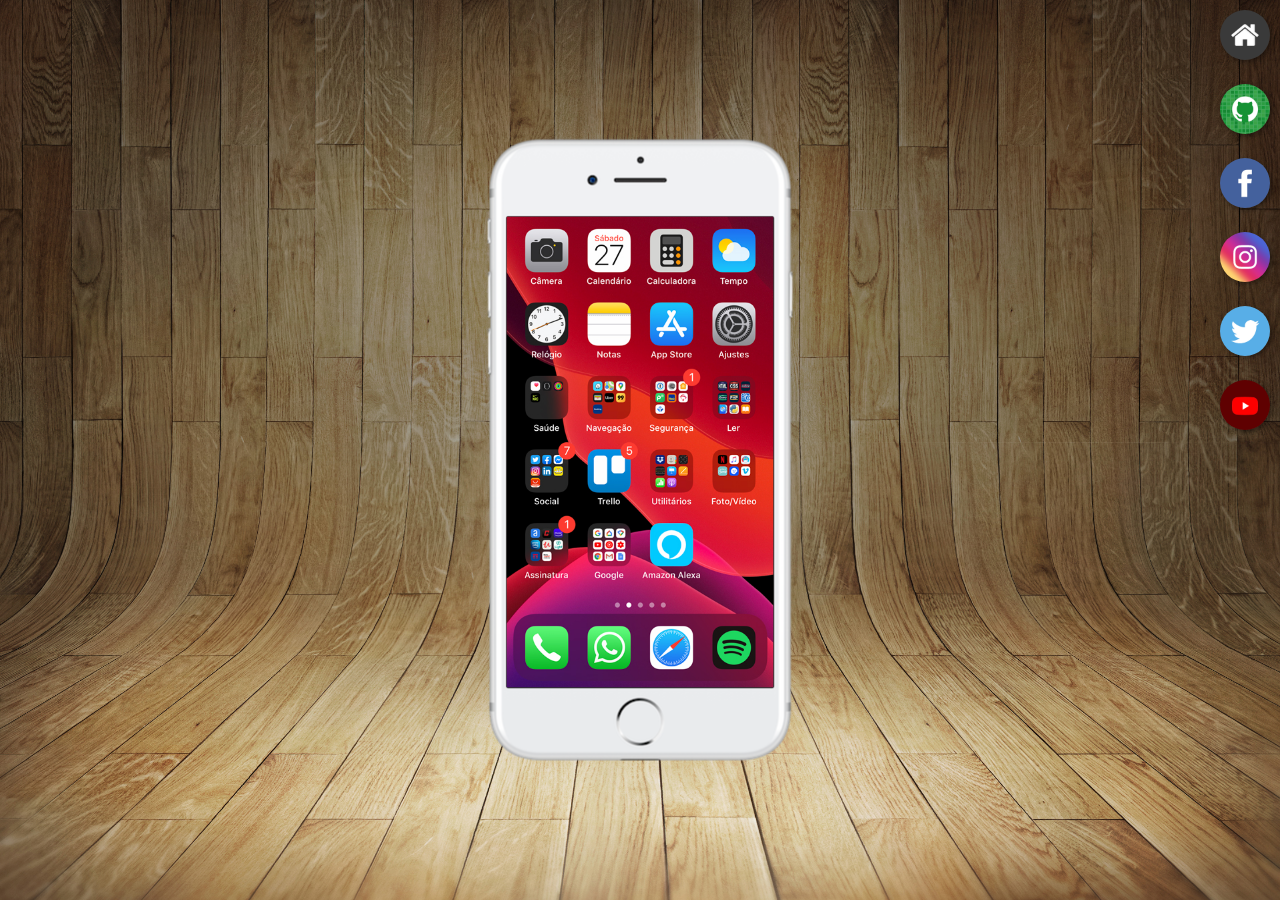
<file: index.html>
<!DOCTYPE html>
<html lang="pt-br">
<head>
    <meta charset="UTF-8">
    <meta name="viewport" content="width=device-width, initial-scale=1.0">
    <link rel="shortcut icon" href="favicon.ico" type="image/x-icon">
    <link rel="stylesheet" href="estilo/style.css">
    <title>Projeto Redes Sociais</title>
</head>
<body>
    <main>
        <section id="telefone">
            <iframe src="home.html" name="tela" id="tela" frameborder="0"></iframe>
        </section>
    
        <section id="rede-sociais">
            <a href="home.html" target="tela"><img src="imagens/logo-home.jpg" alt="Home"></a><br>
            <a href="github.html" target="tela"><img src="imagens/logo-github.jpg" alt="GitHub"></a><br>
            <a href="facebook.html" target="tela"><img src="imagens/logo-facebook.jpg" alt="Facebook"></a><br>
            <a href="instagram.html" target="tela"><img src="imagens/logo-instagram.jpg" alt="Instagram"></a><br>
            <a href="twitter.html" target="tela"><img src="imagens/logo-twitter.jpg" alt="Twitter"></a><br>
            <a href="youtube.html" target="tela"><img src="imagens/logo-youtube.jpg" alt="Youtube"></a>
        </section>
    </main>
</body>
</html>
</file>
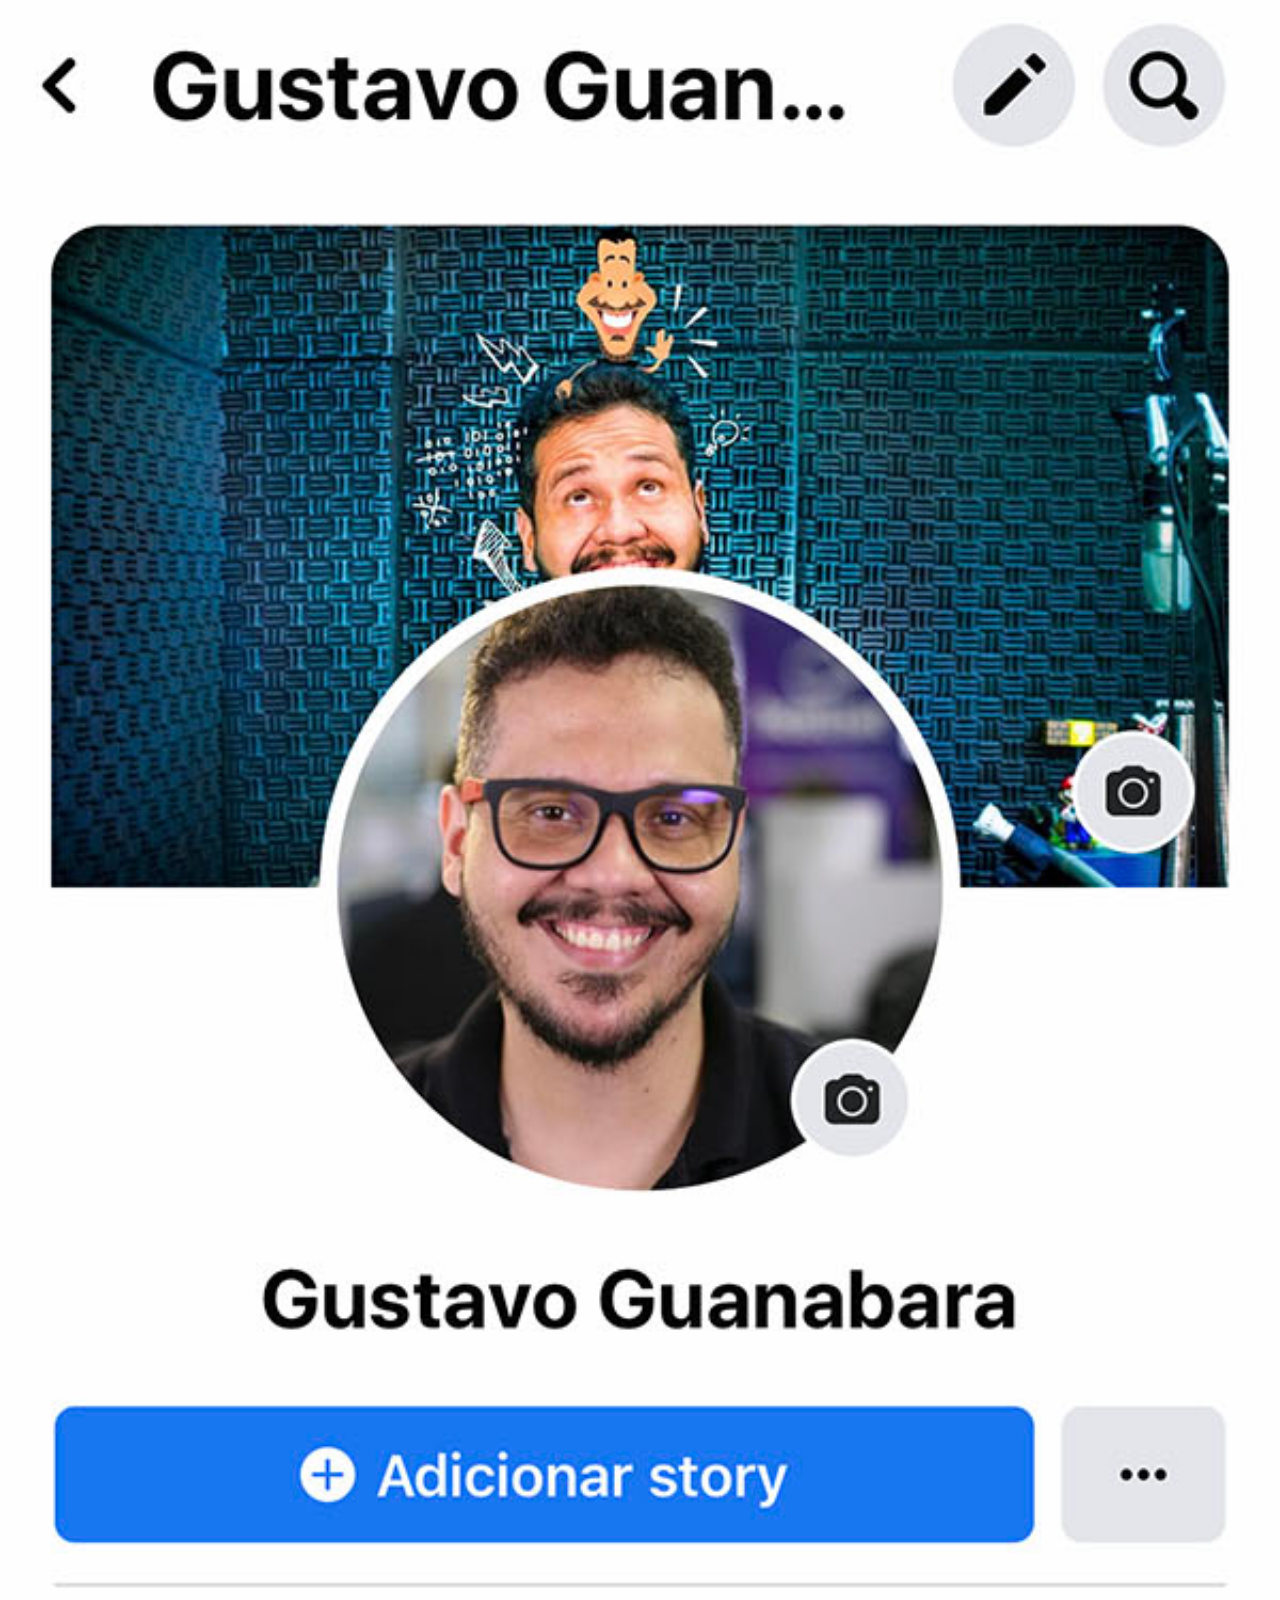
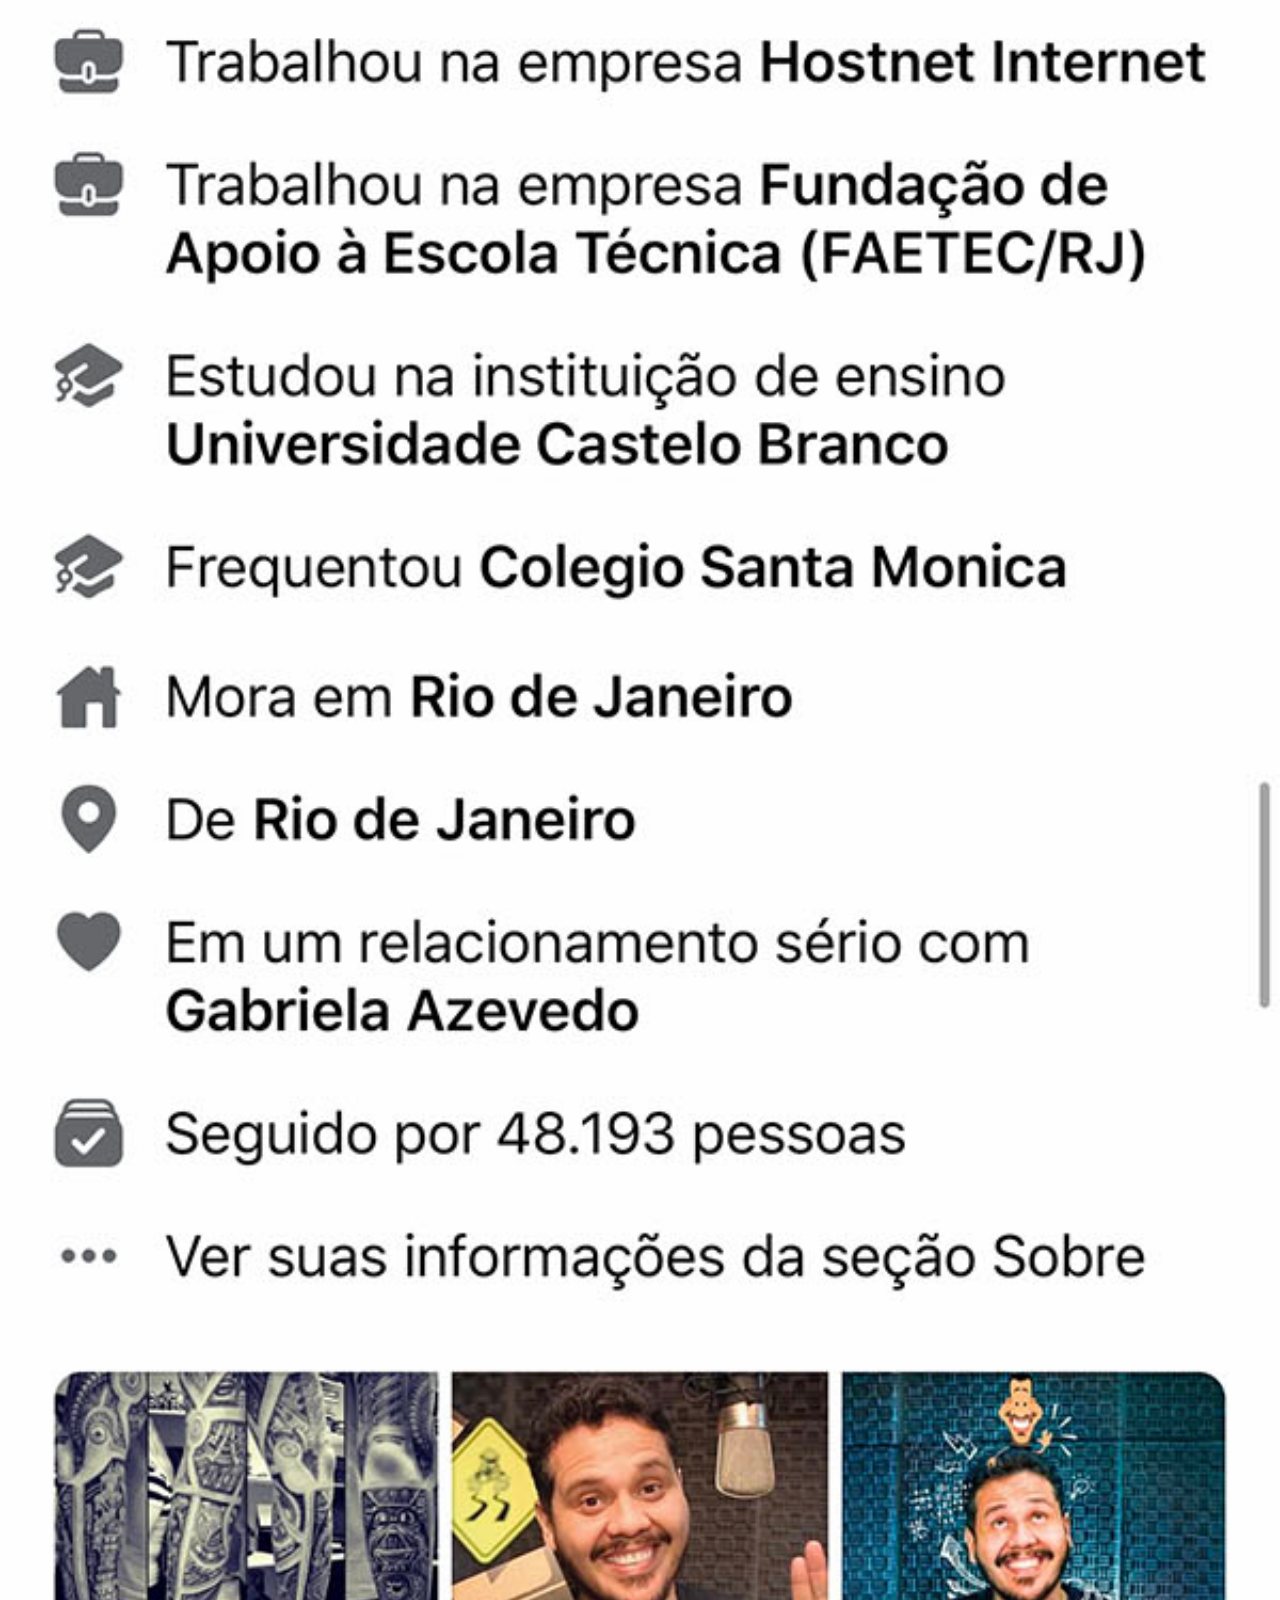
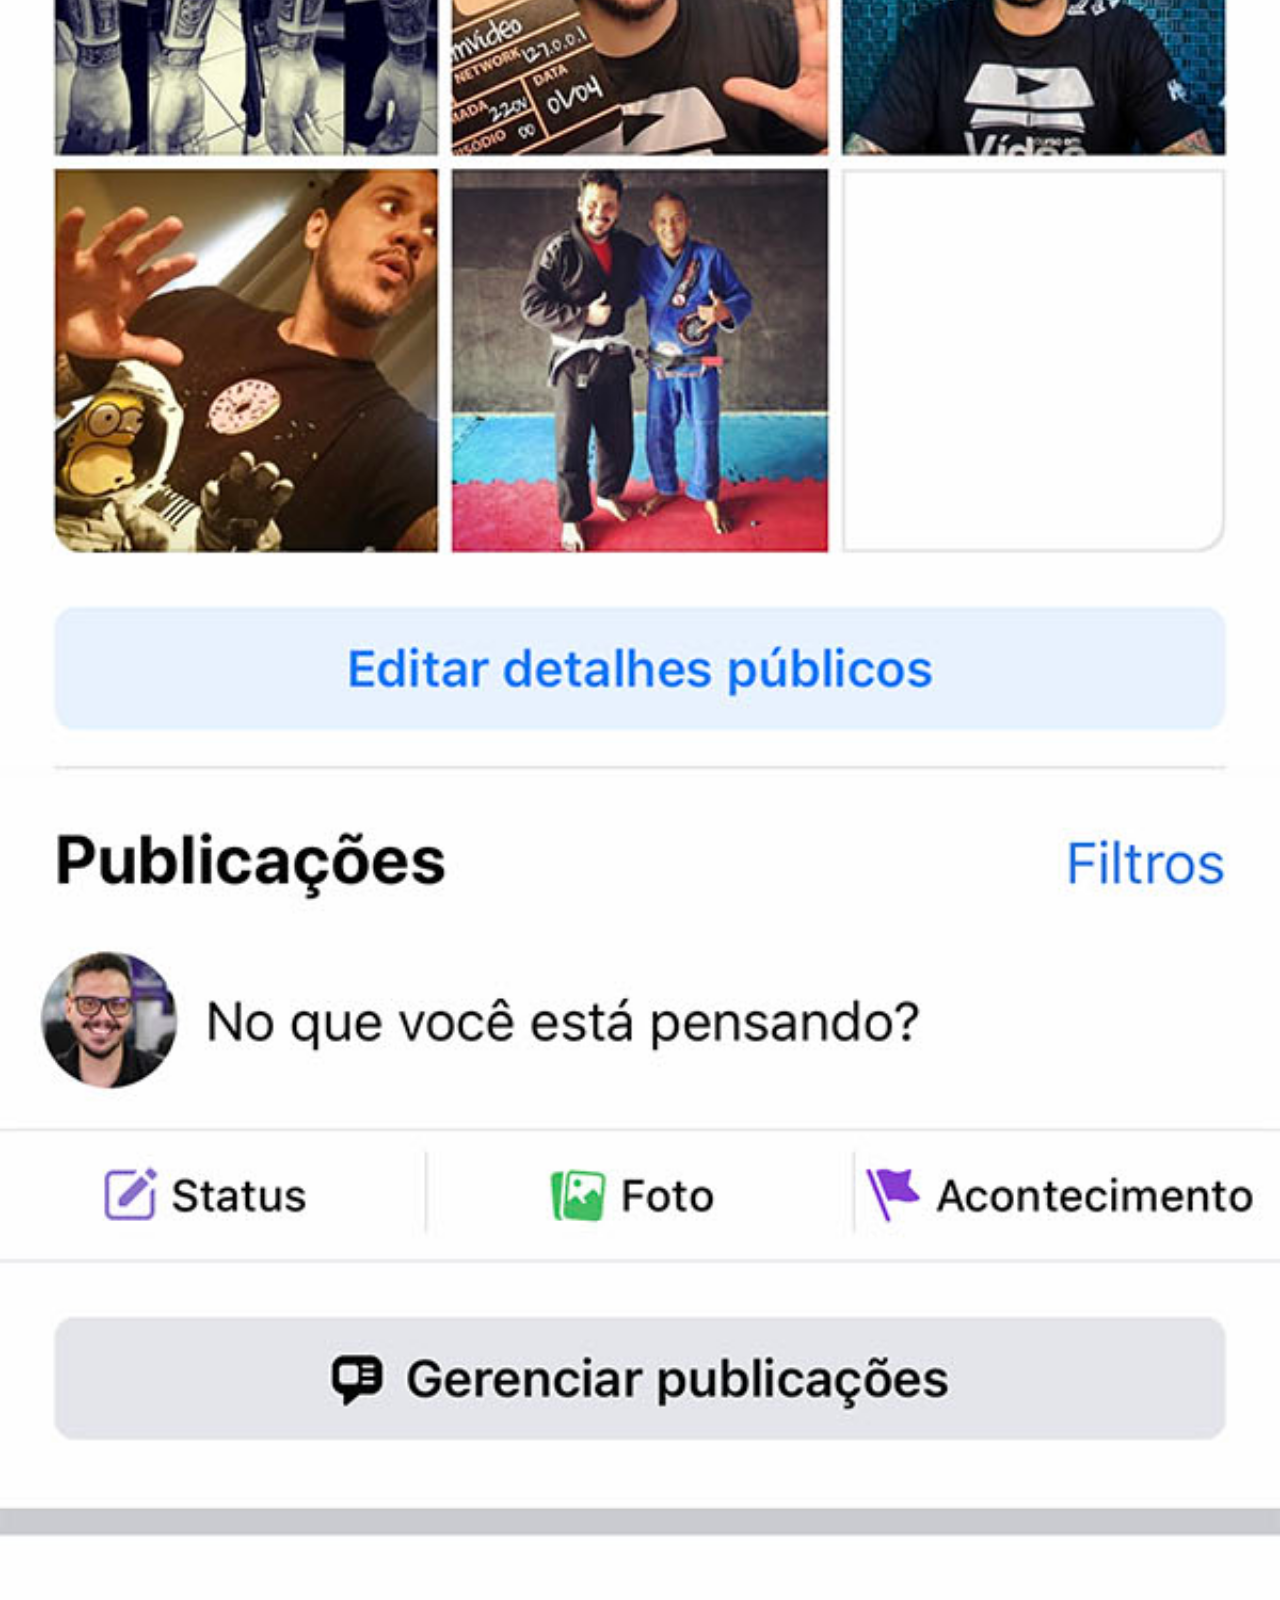
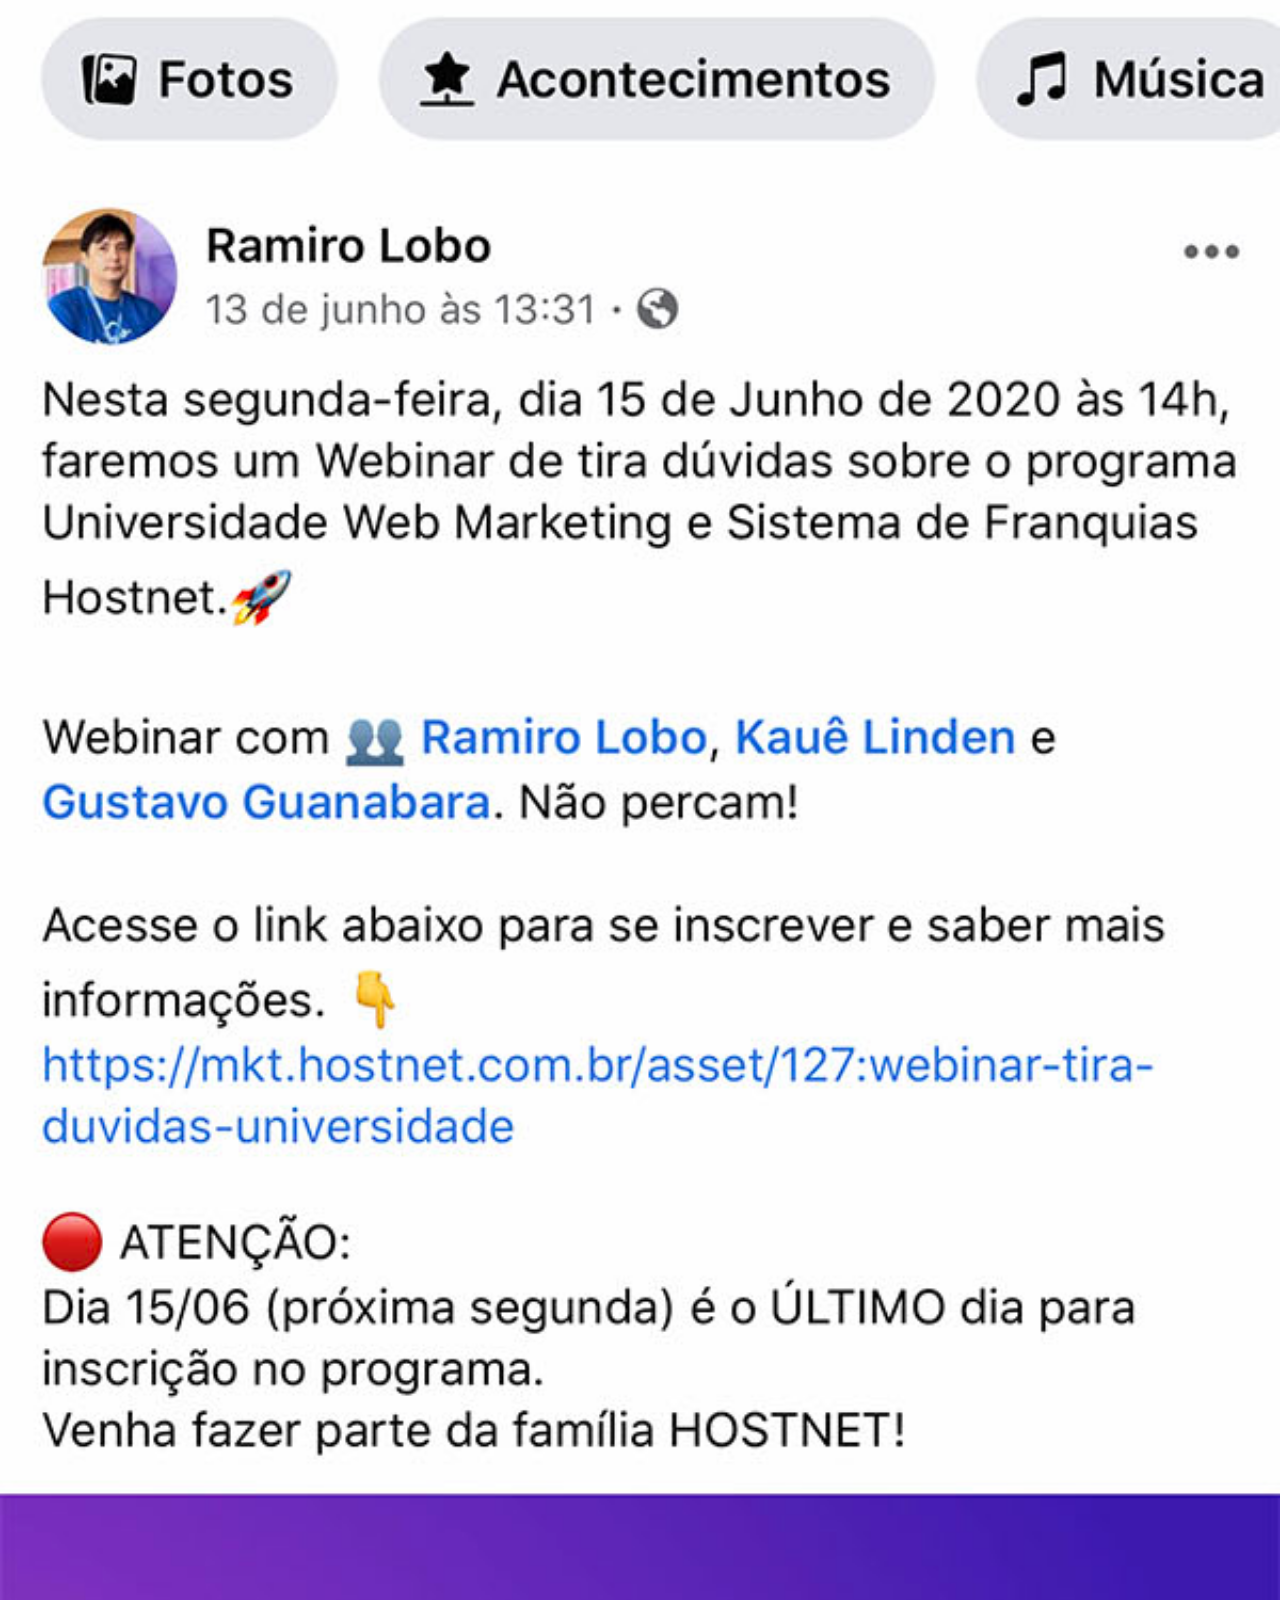
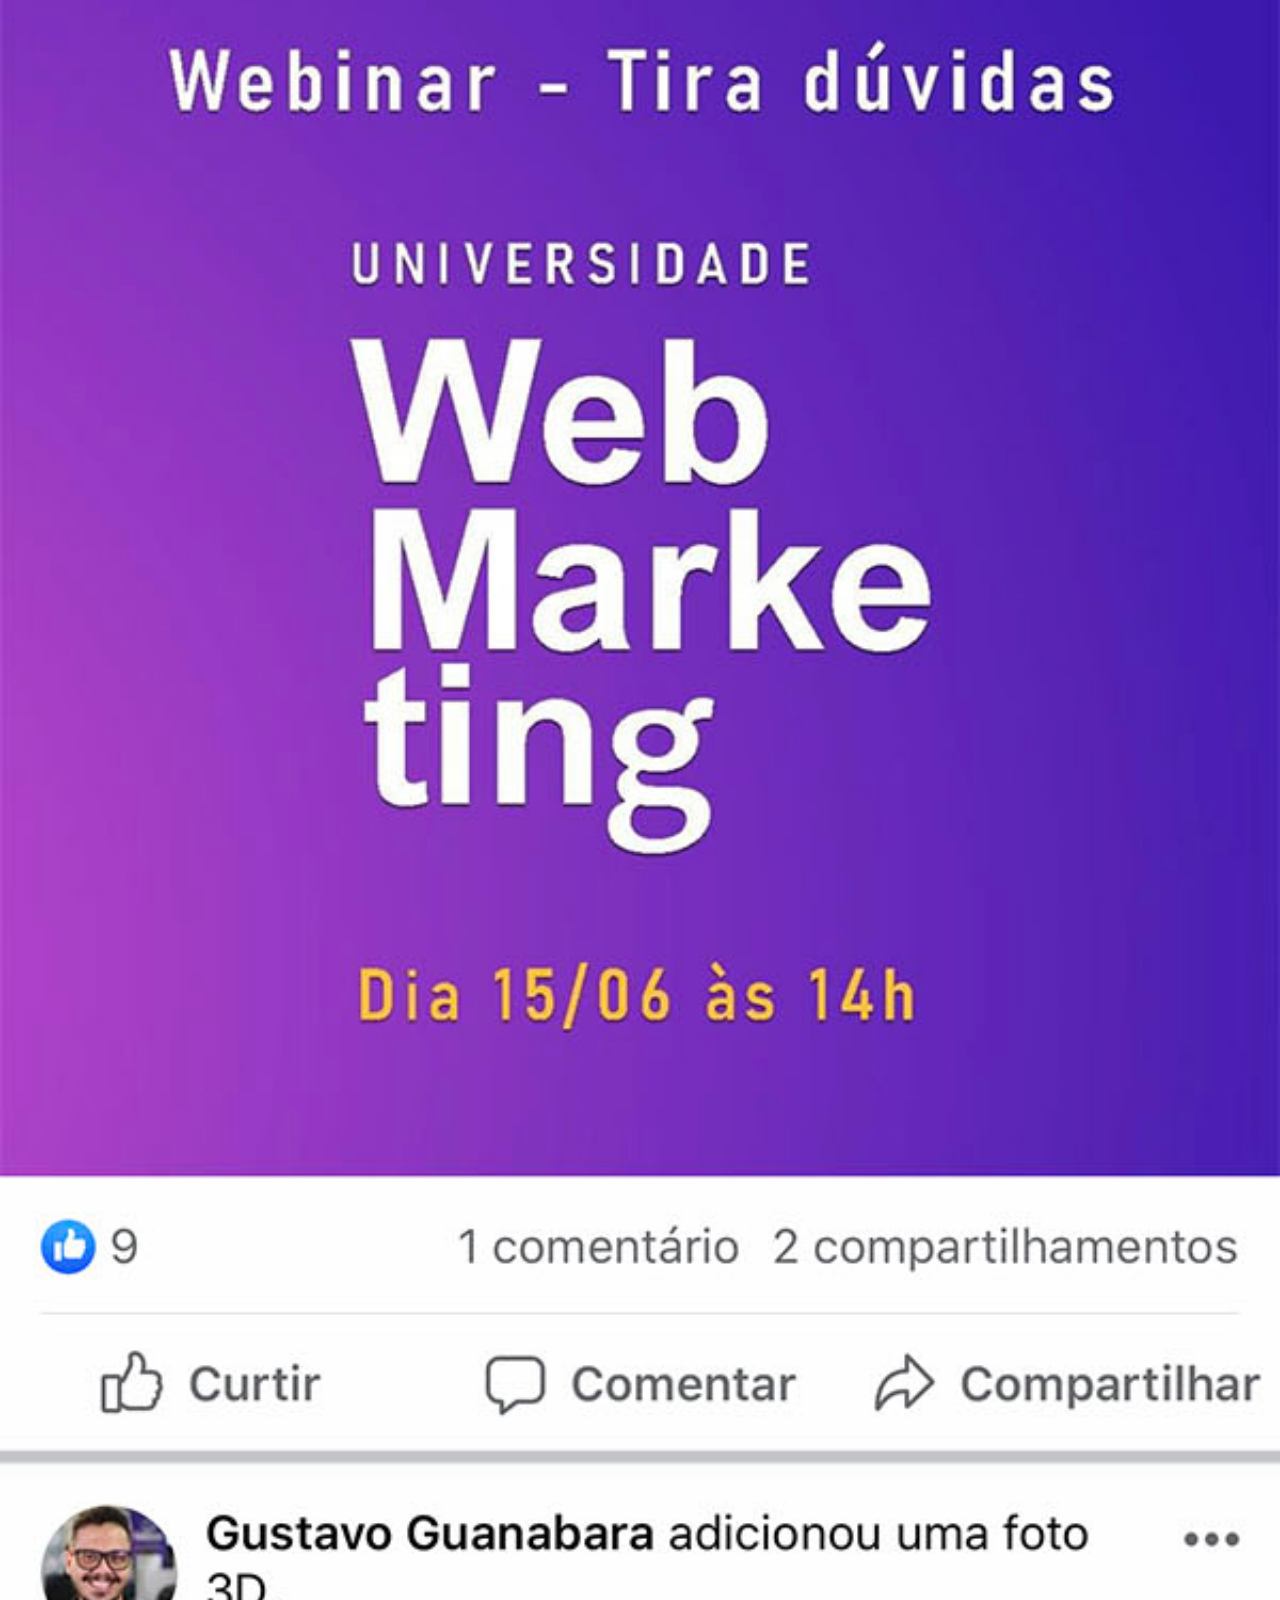
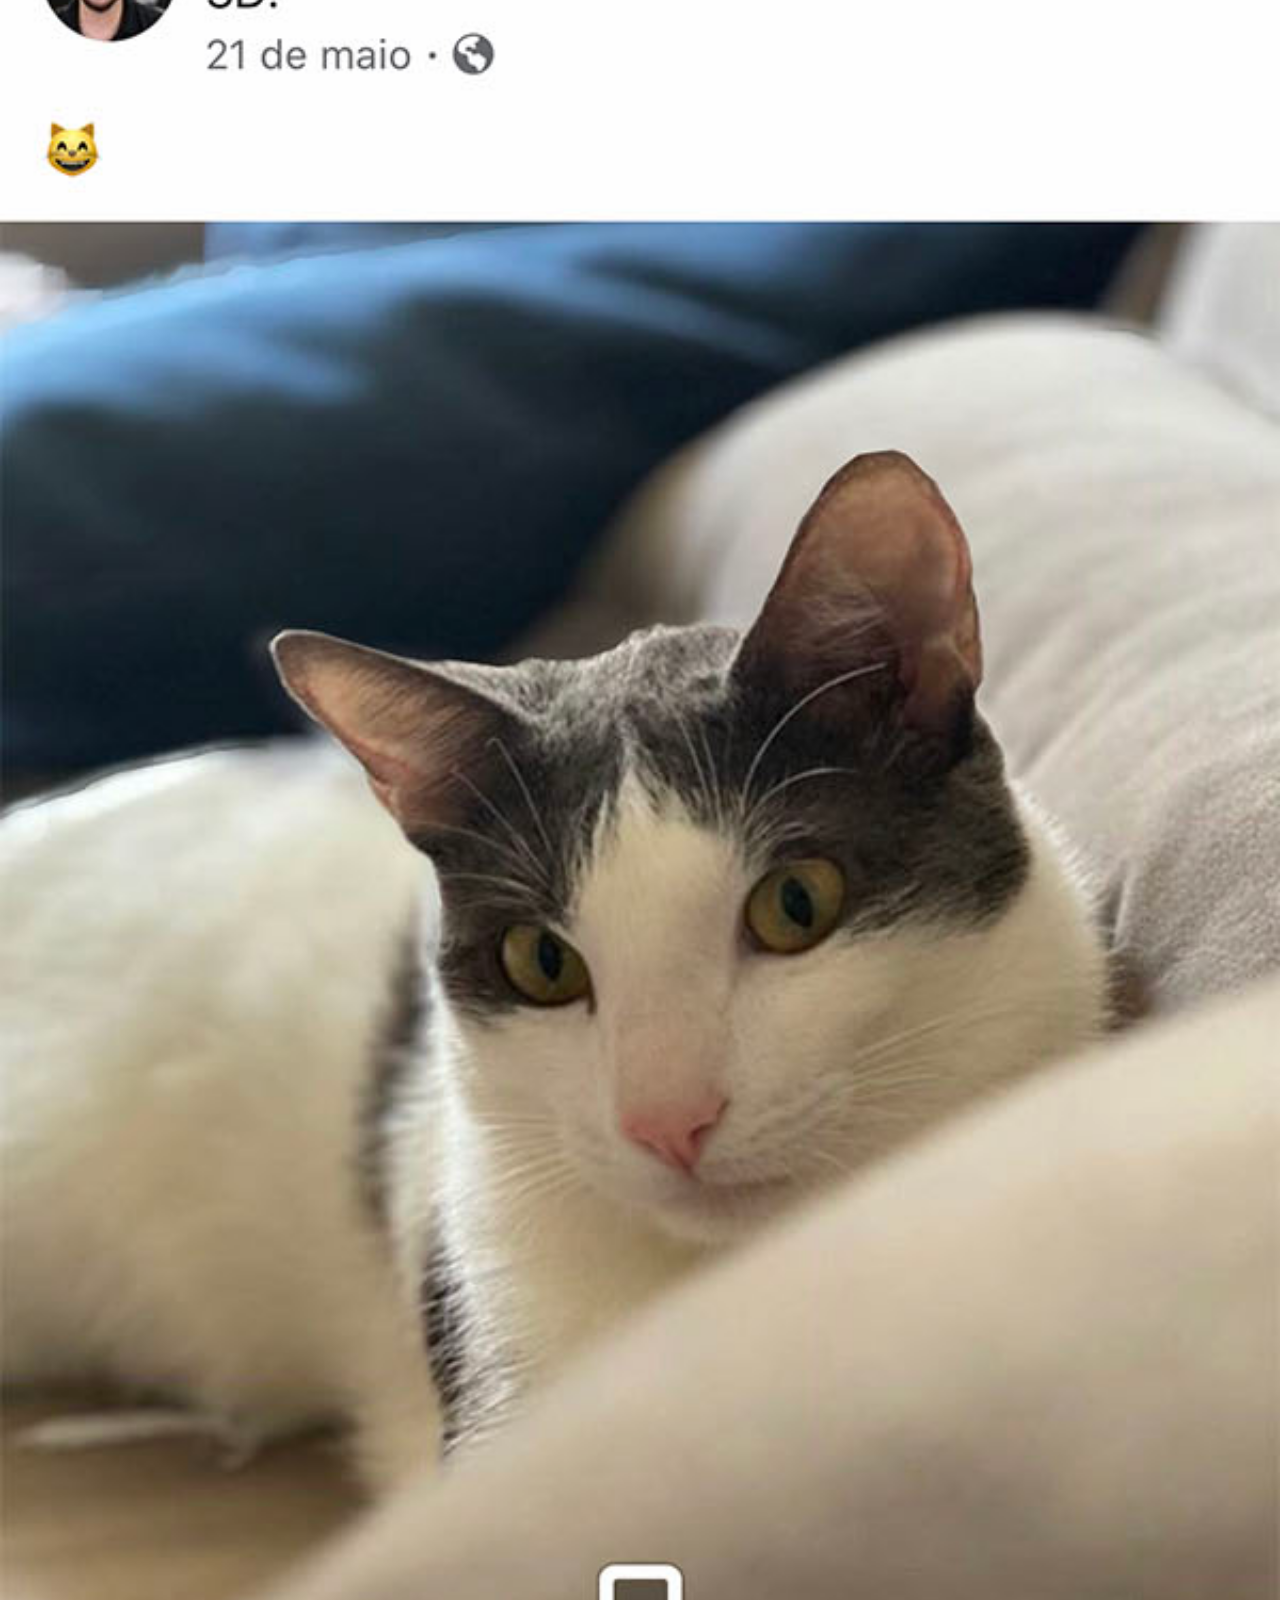
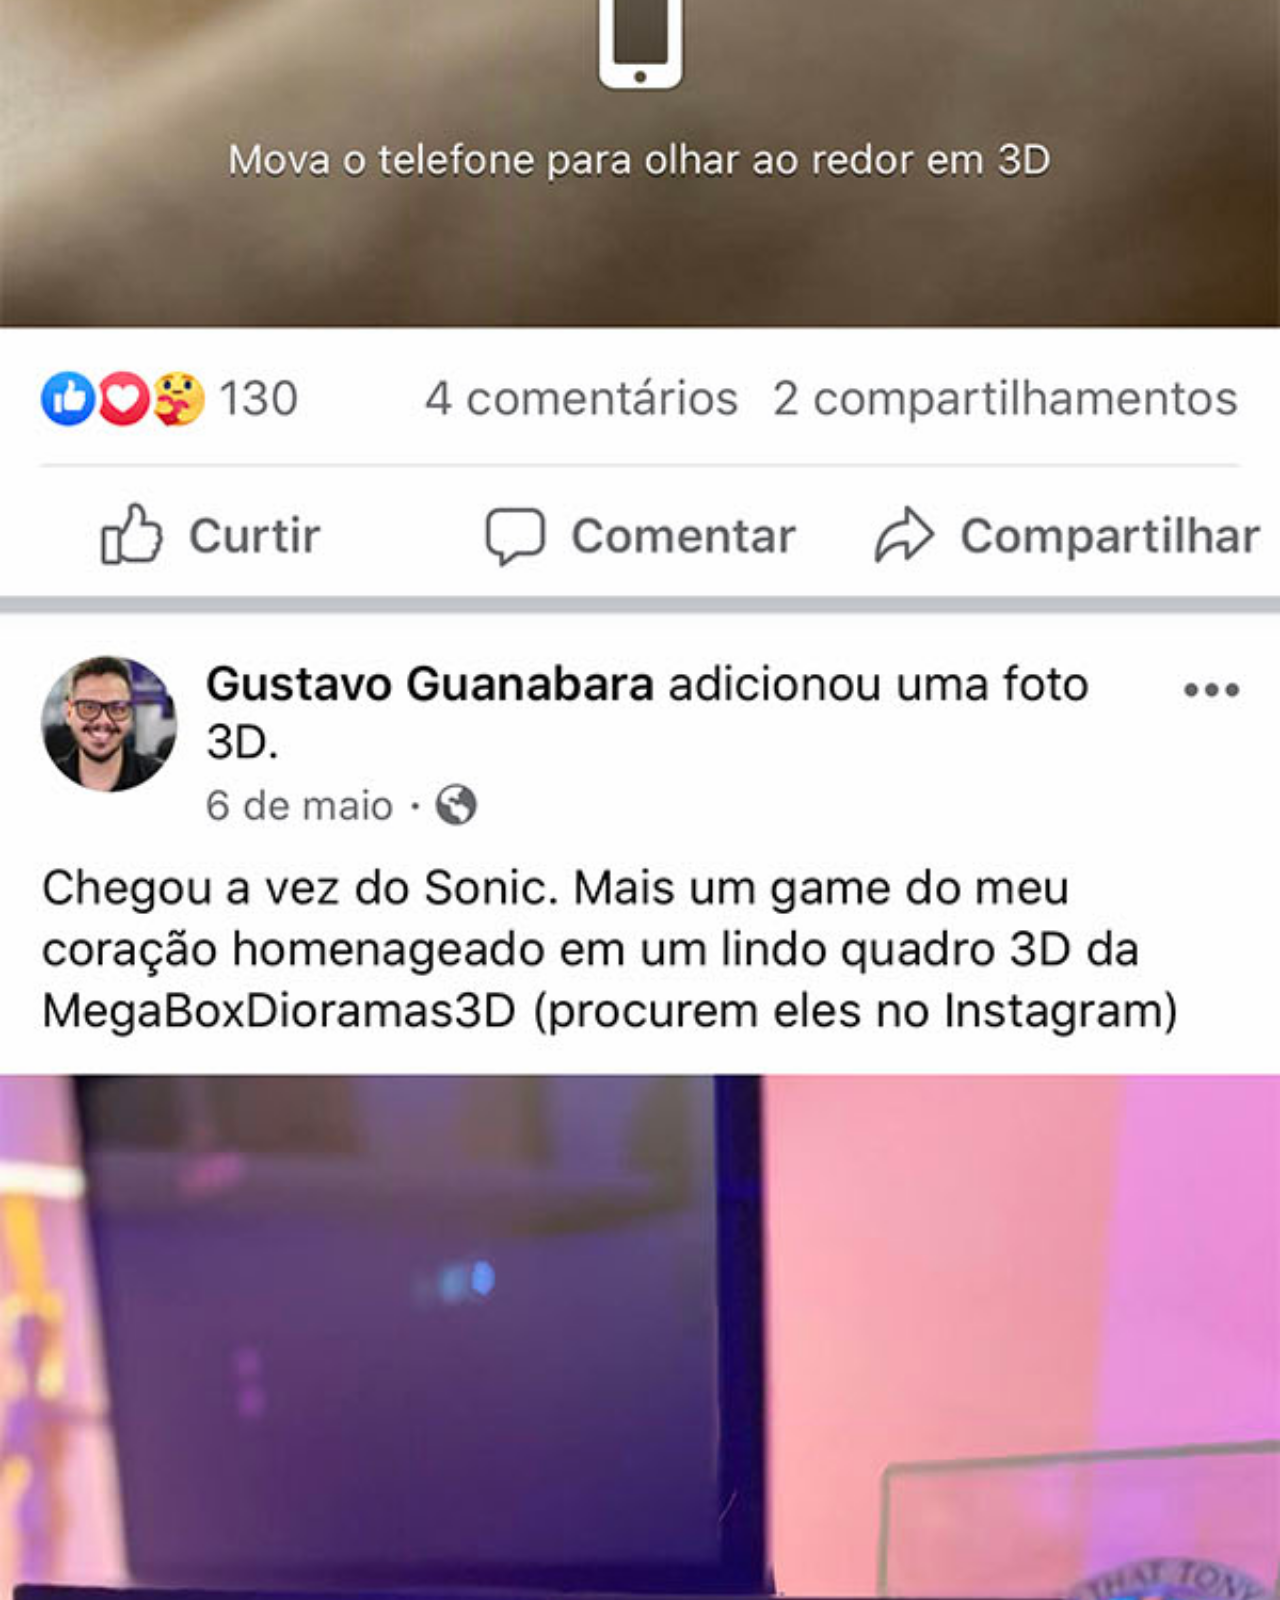
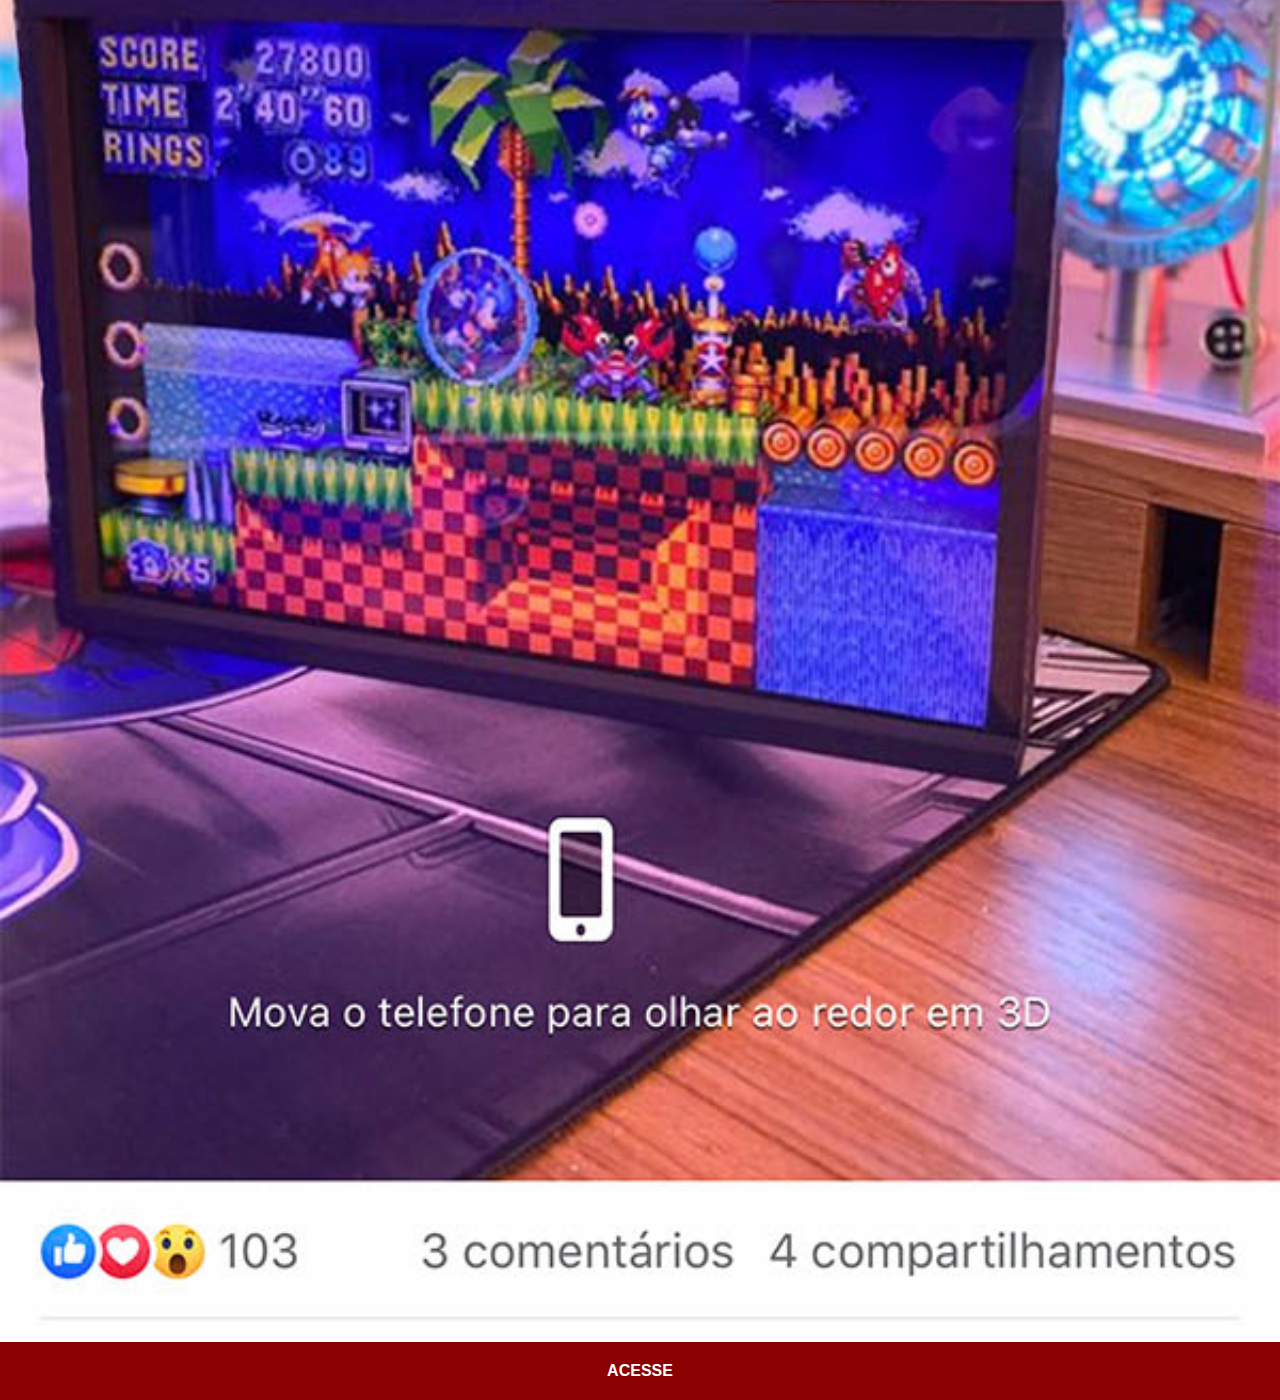
<file: facebook.html>
<!DOCTYPE html>
<html lang="pt-br">
<head>
    <meta charset="UTF-8">
    <meta name="viewport" content="width=device-width, initial-scale=1.0">
    <link rel="stylesheet" href="estilo/social.css">
    <title>Facebook</title>
</head>
<body>
    <img src="imagens/tela-facebook.jpg" alt="Facebook">
    <a href="https://www.facebook.com/gustavoguanabara/?locale=pt_BR" target="_blank">ACESSE</a>
</body>
</html>
</file>
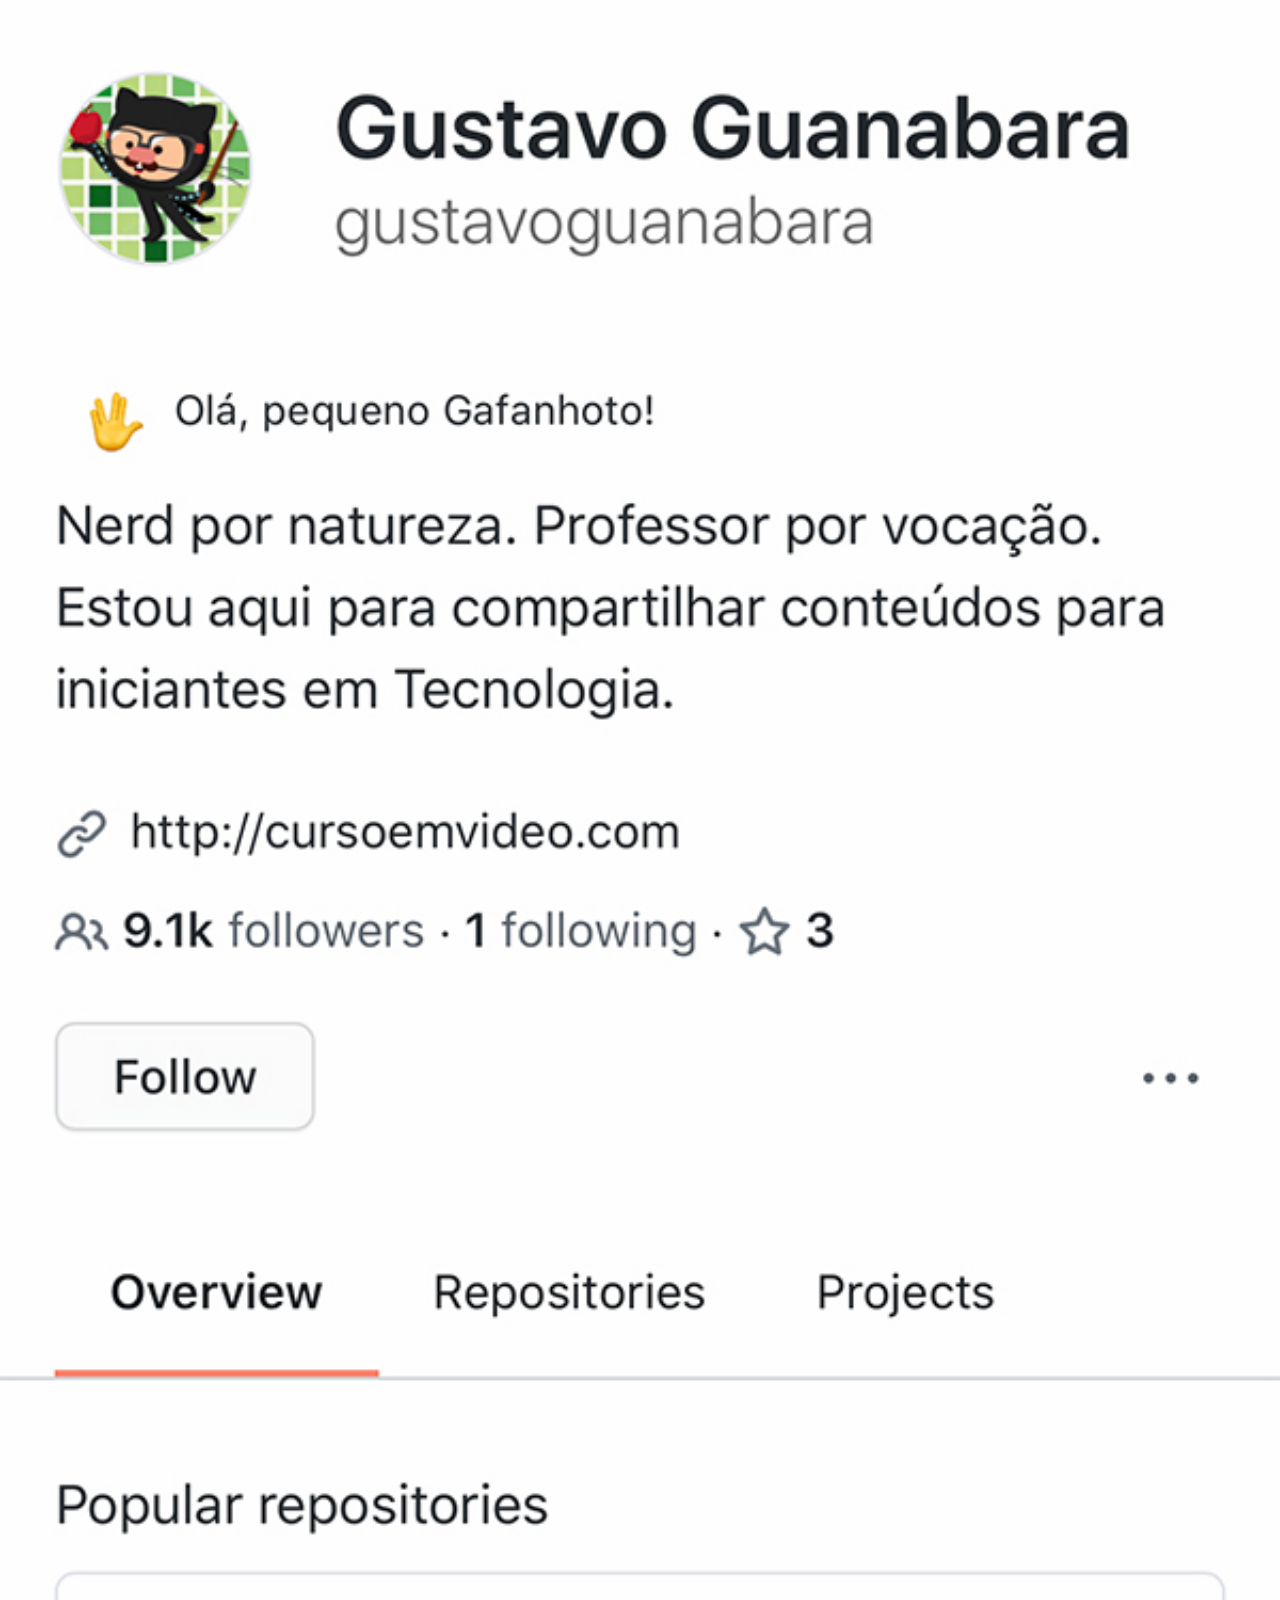
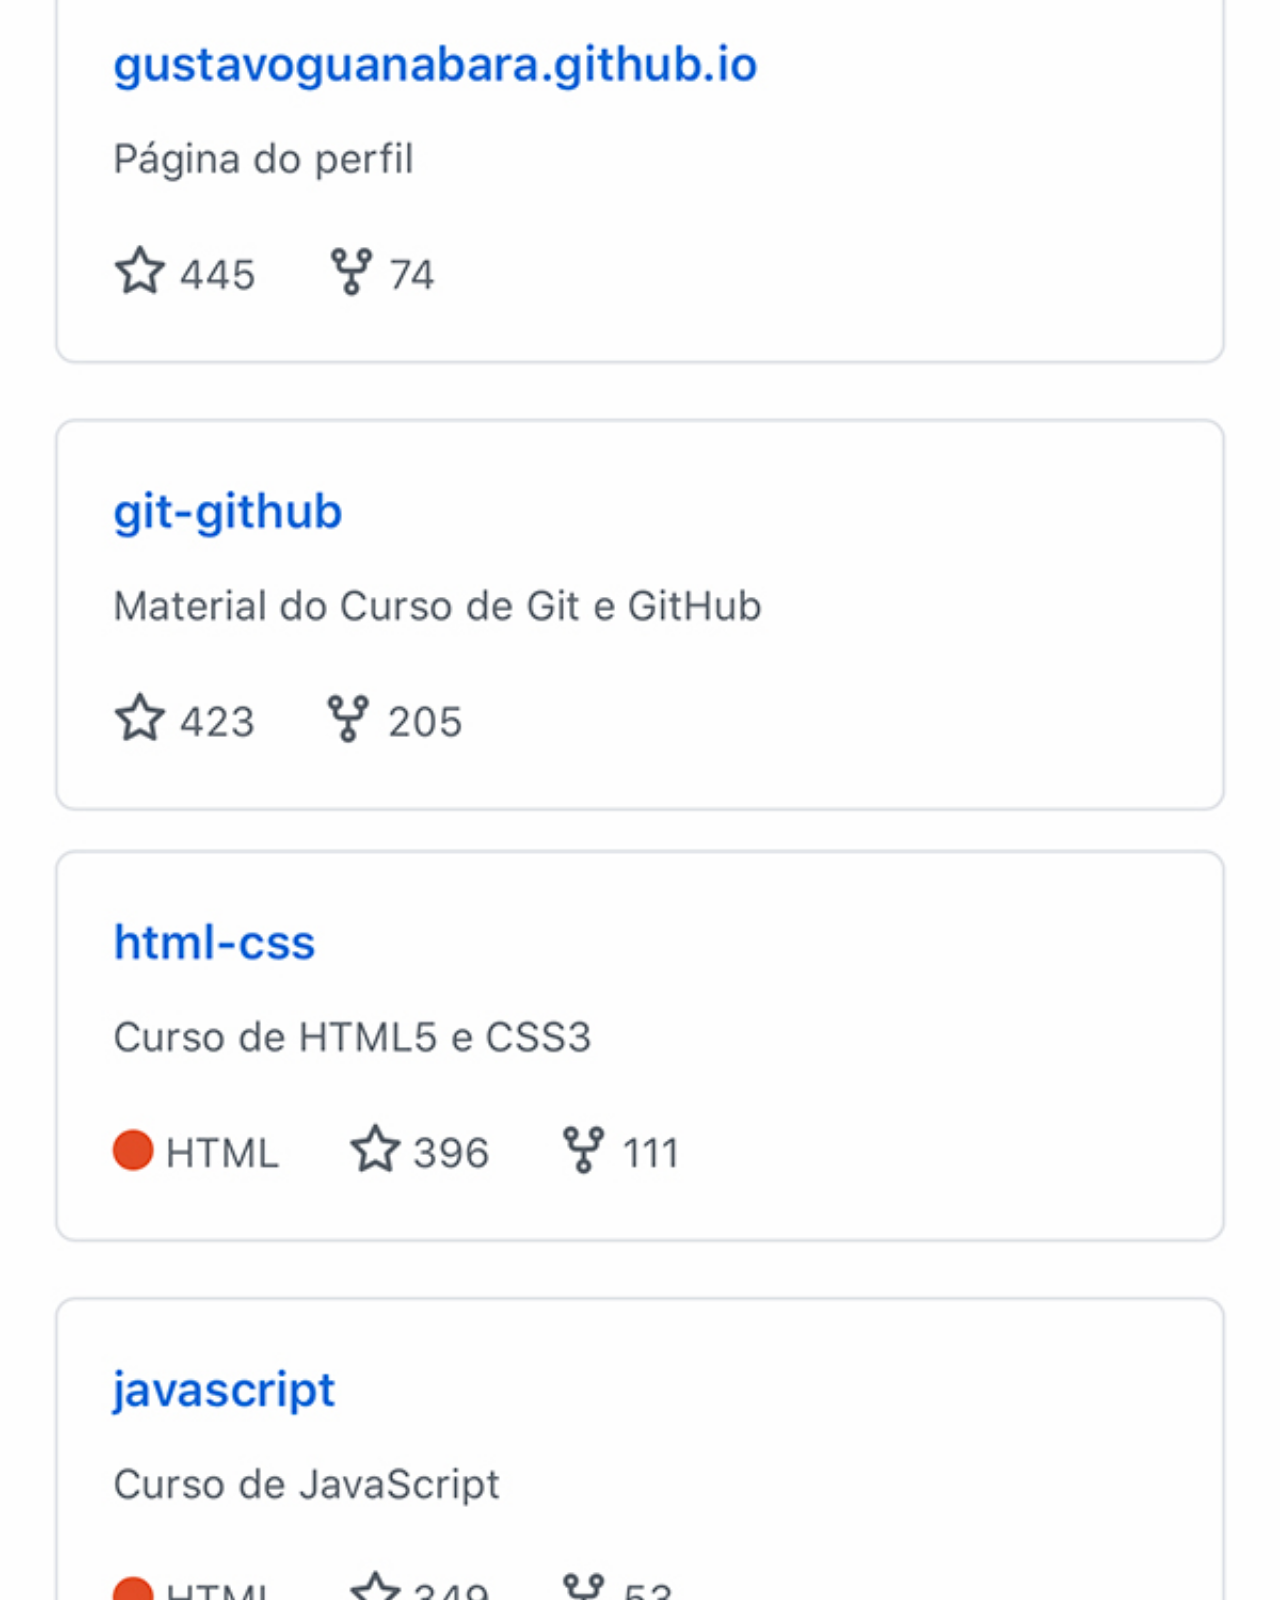
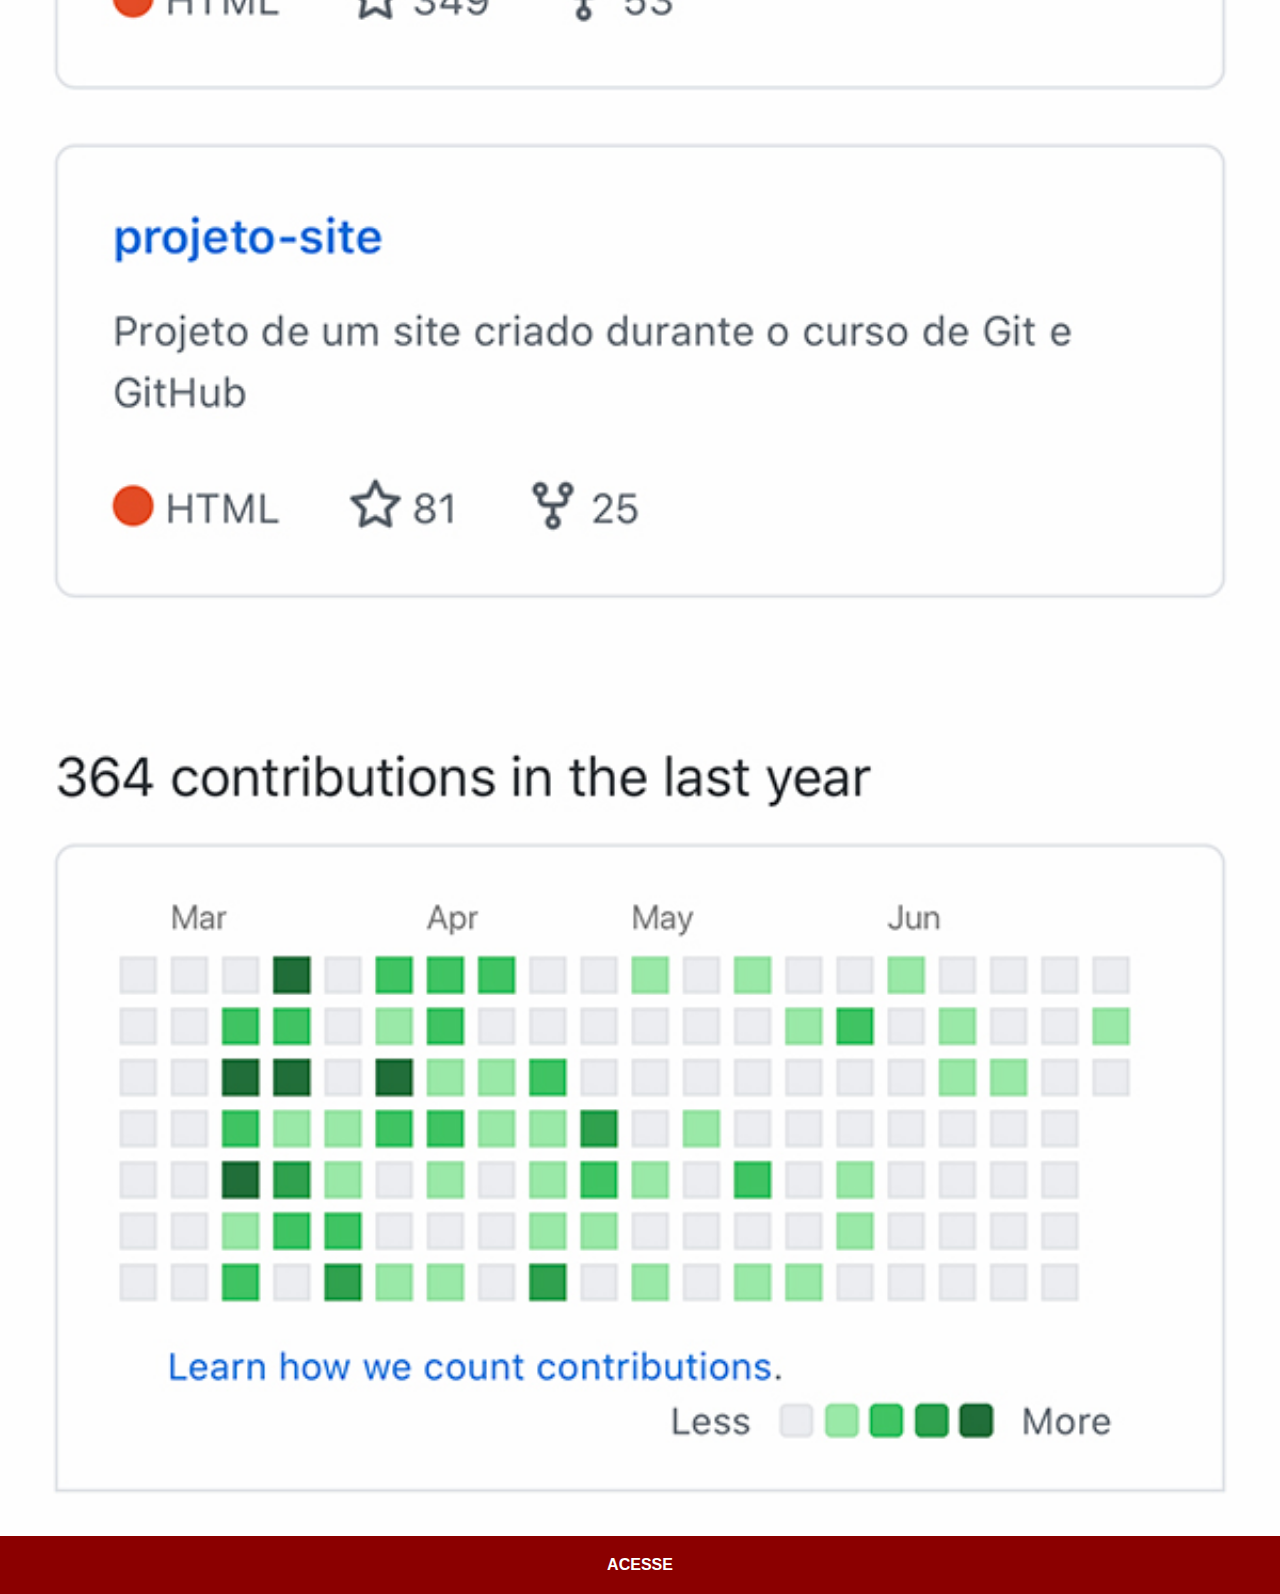
<file: github.html>
<!DOCTYPE html>
<html lang="en">
<head>
    <meta charset="UTF-8">
    <meta name="viewport" content="width=device-width, initial-scale=1.0">
    <link rel="stylesheet" href="estilo/social.css">
    <title>GitHub</title>
</head>
<body>
    <img src="imagens/tela-github.jpg" alt="GitHub">
    <a href="https://github.com/gustavoguanabara" target="_blank">ACESSE</a>
</body>
</html>
</file>
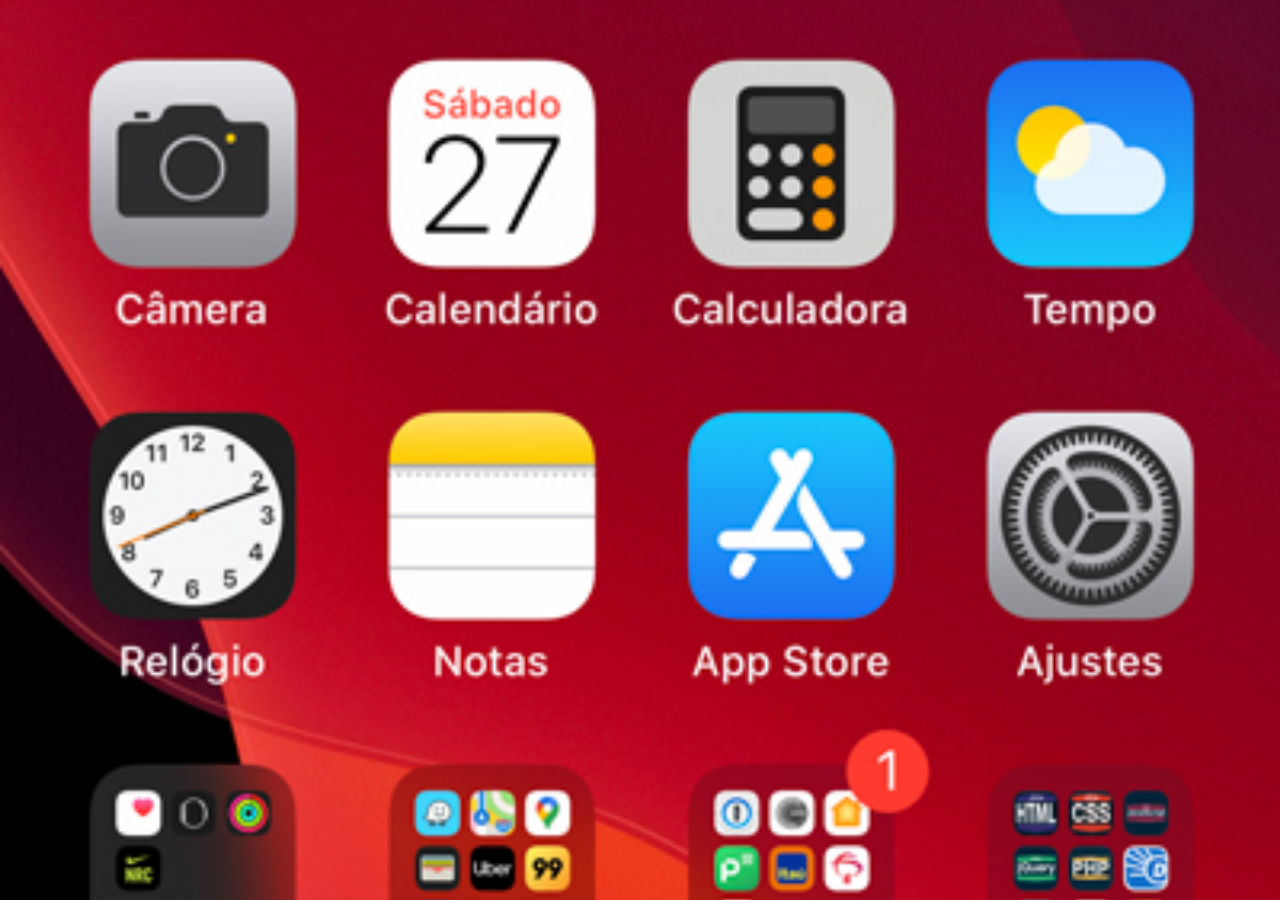
<file: home.html>
<!DOCTYPE html>
<html lang="pt-br">
<head>
    <meta charset="UTF-8">
    <meta name="viewport" content="width=device-width, initial-scale=1.0">
    <title>Home</title>
</head>
<style>
    *{
        margin: 0px;
        padding: 0px;
    }
    
    body{
        width: 100vw;
        height: 100vh;
        background: black url(imagens/tela-home.jpg) no-repeat top center;
        background-size: cover;
    }
</style>
<body>
    
</body>
</html>
</file>
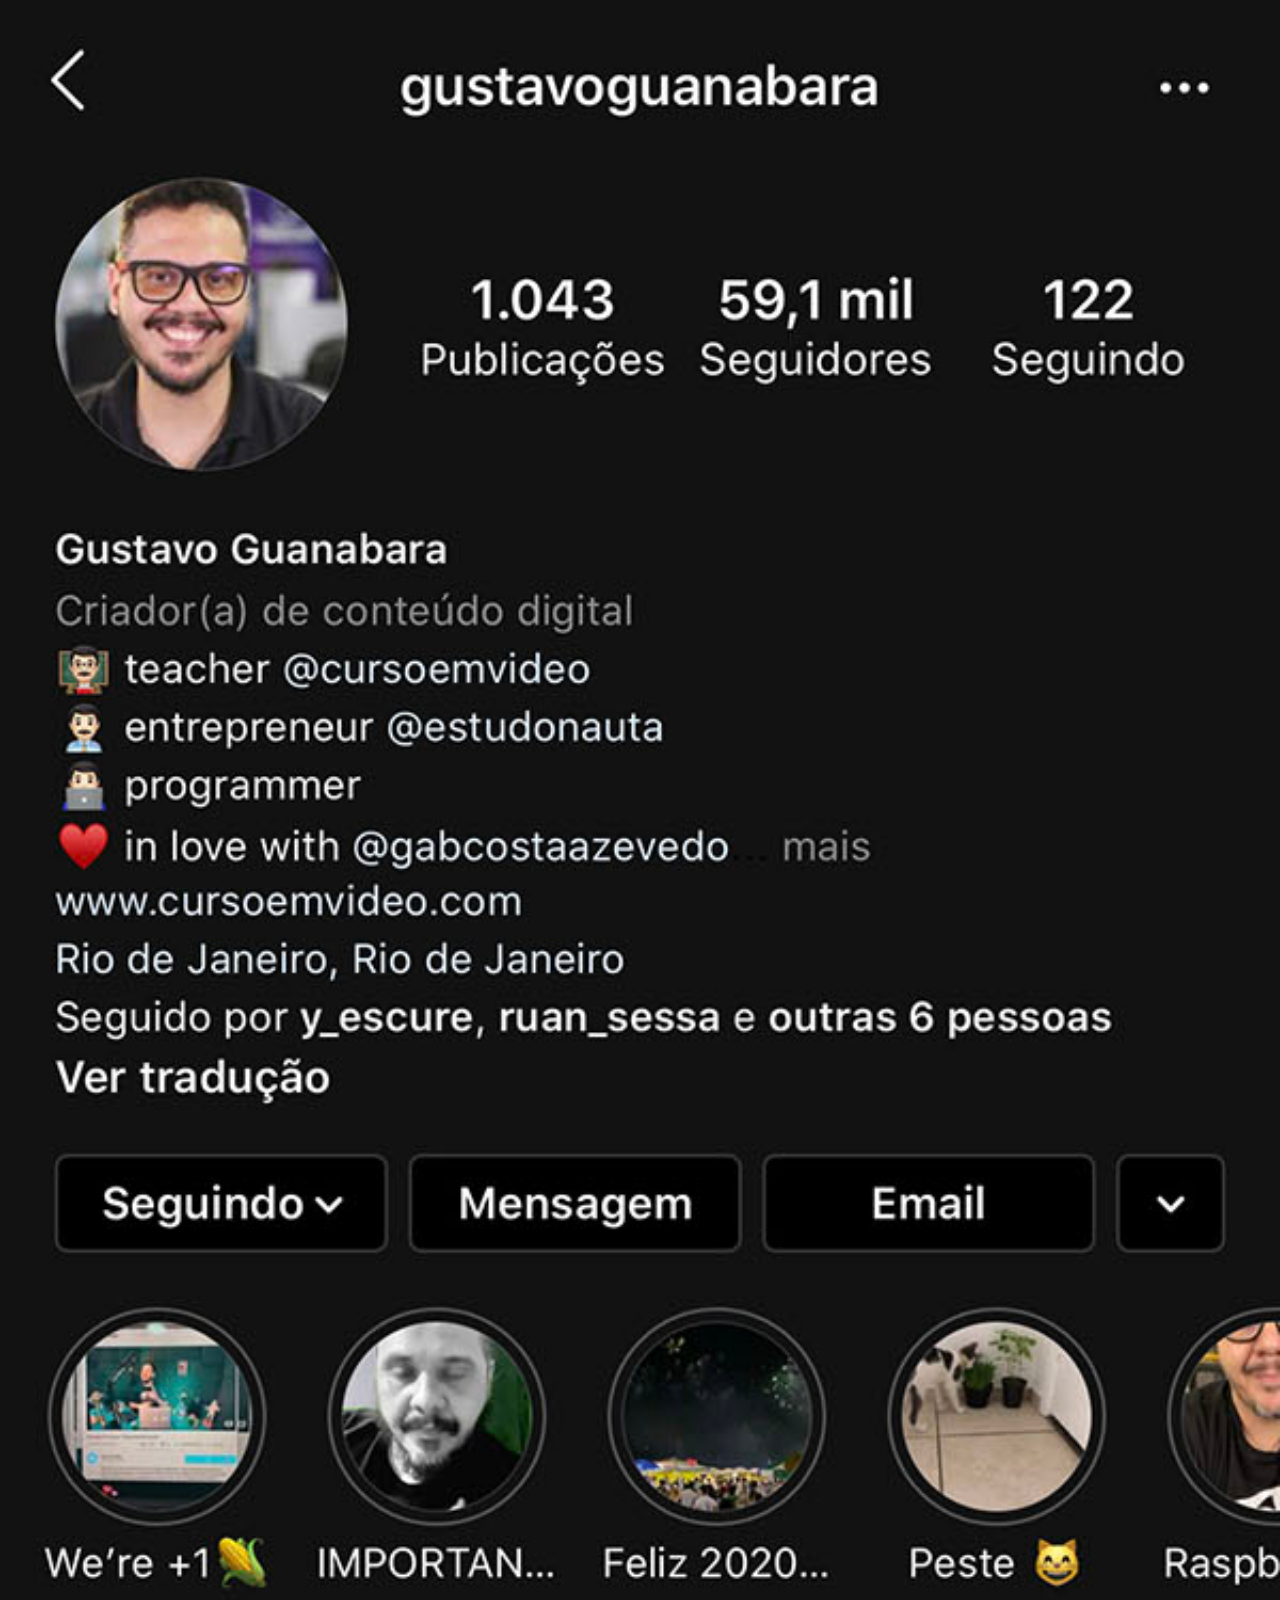
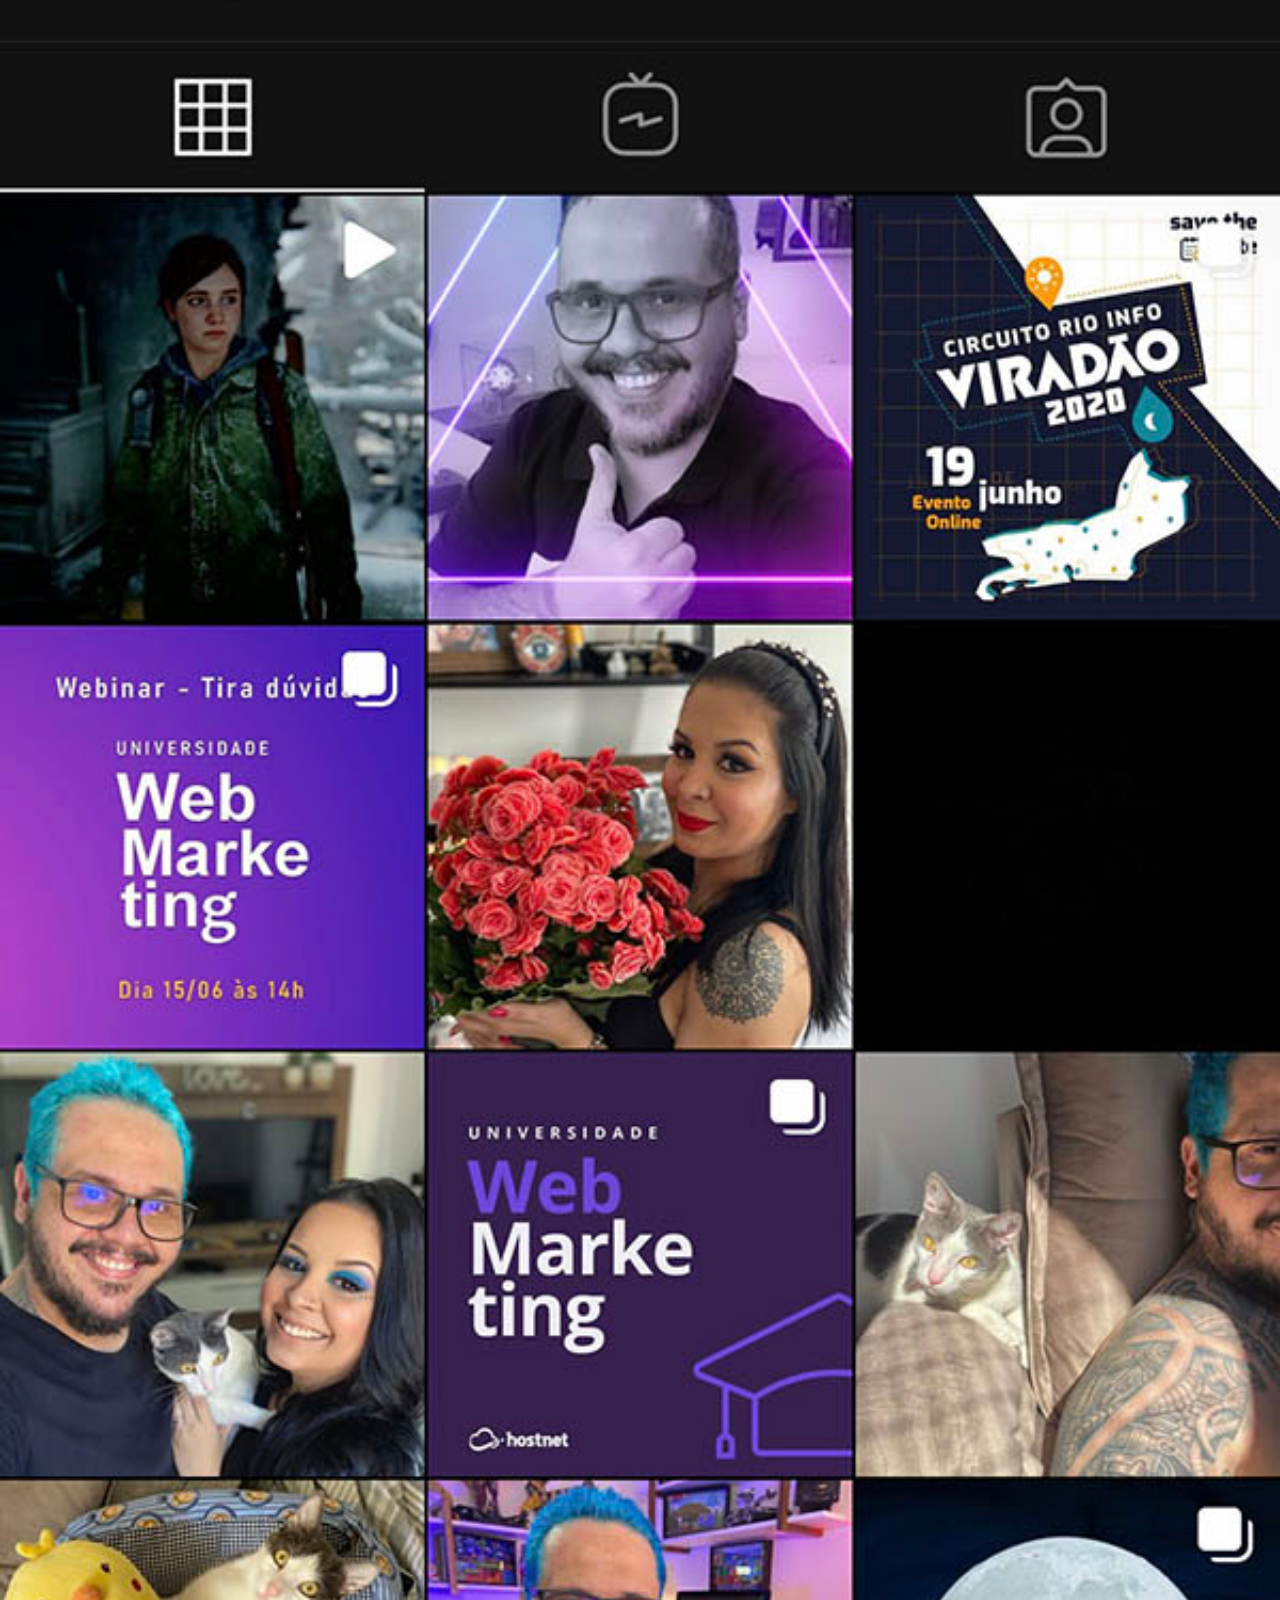
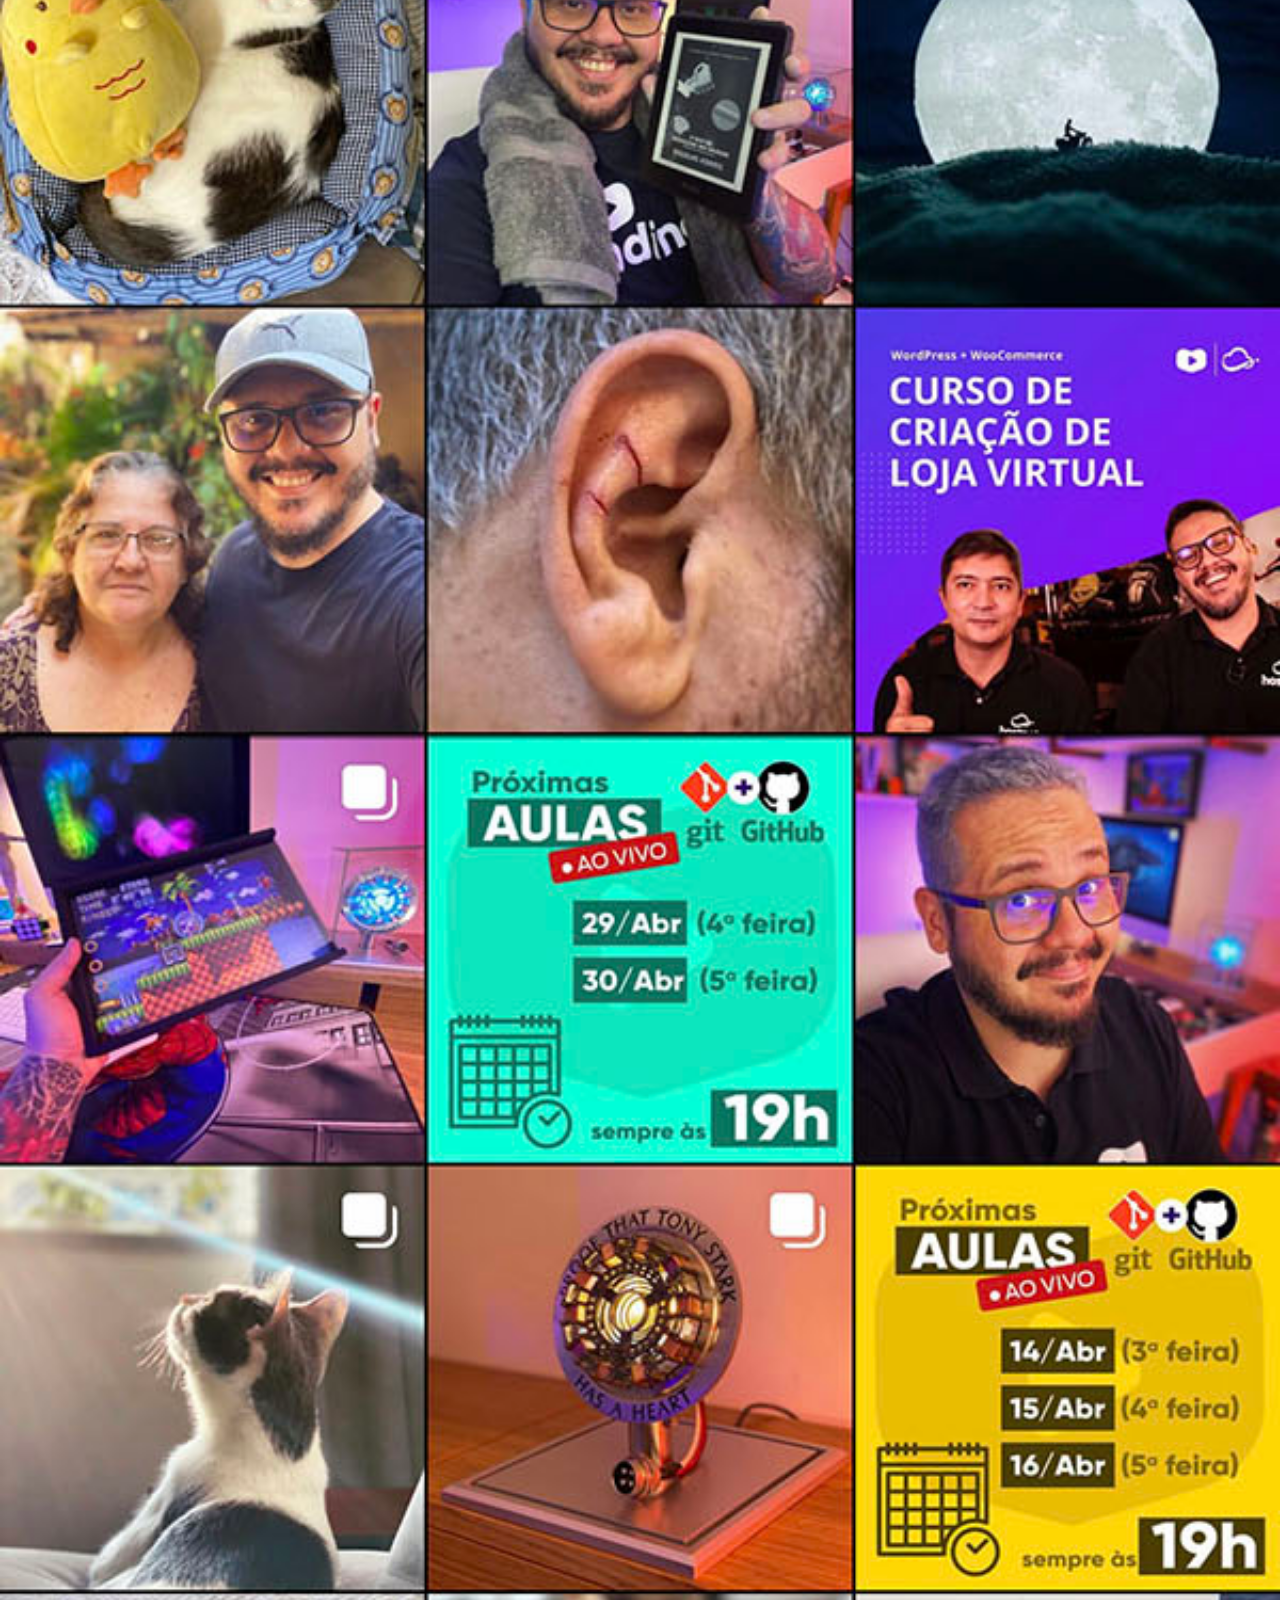
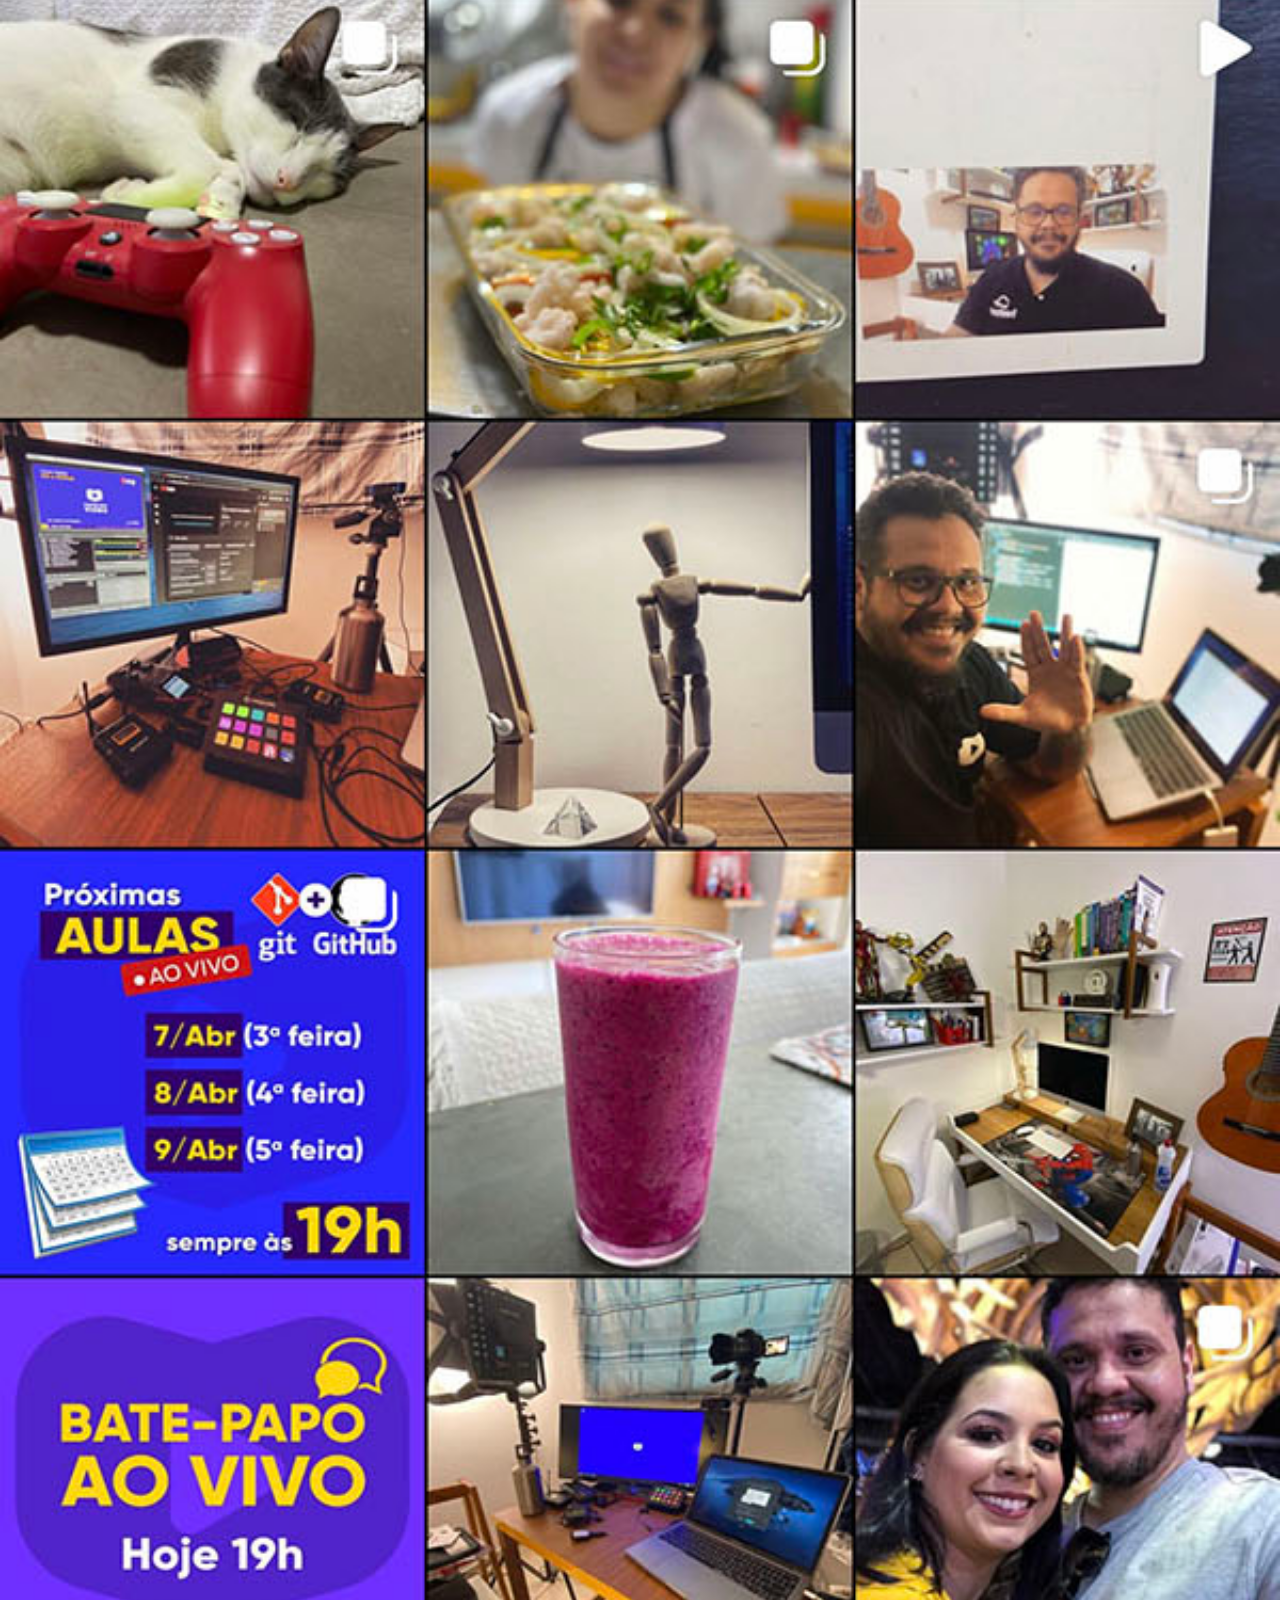
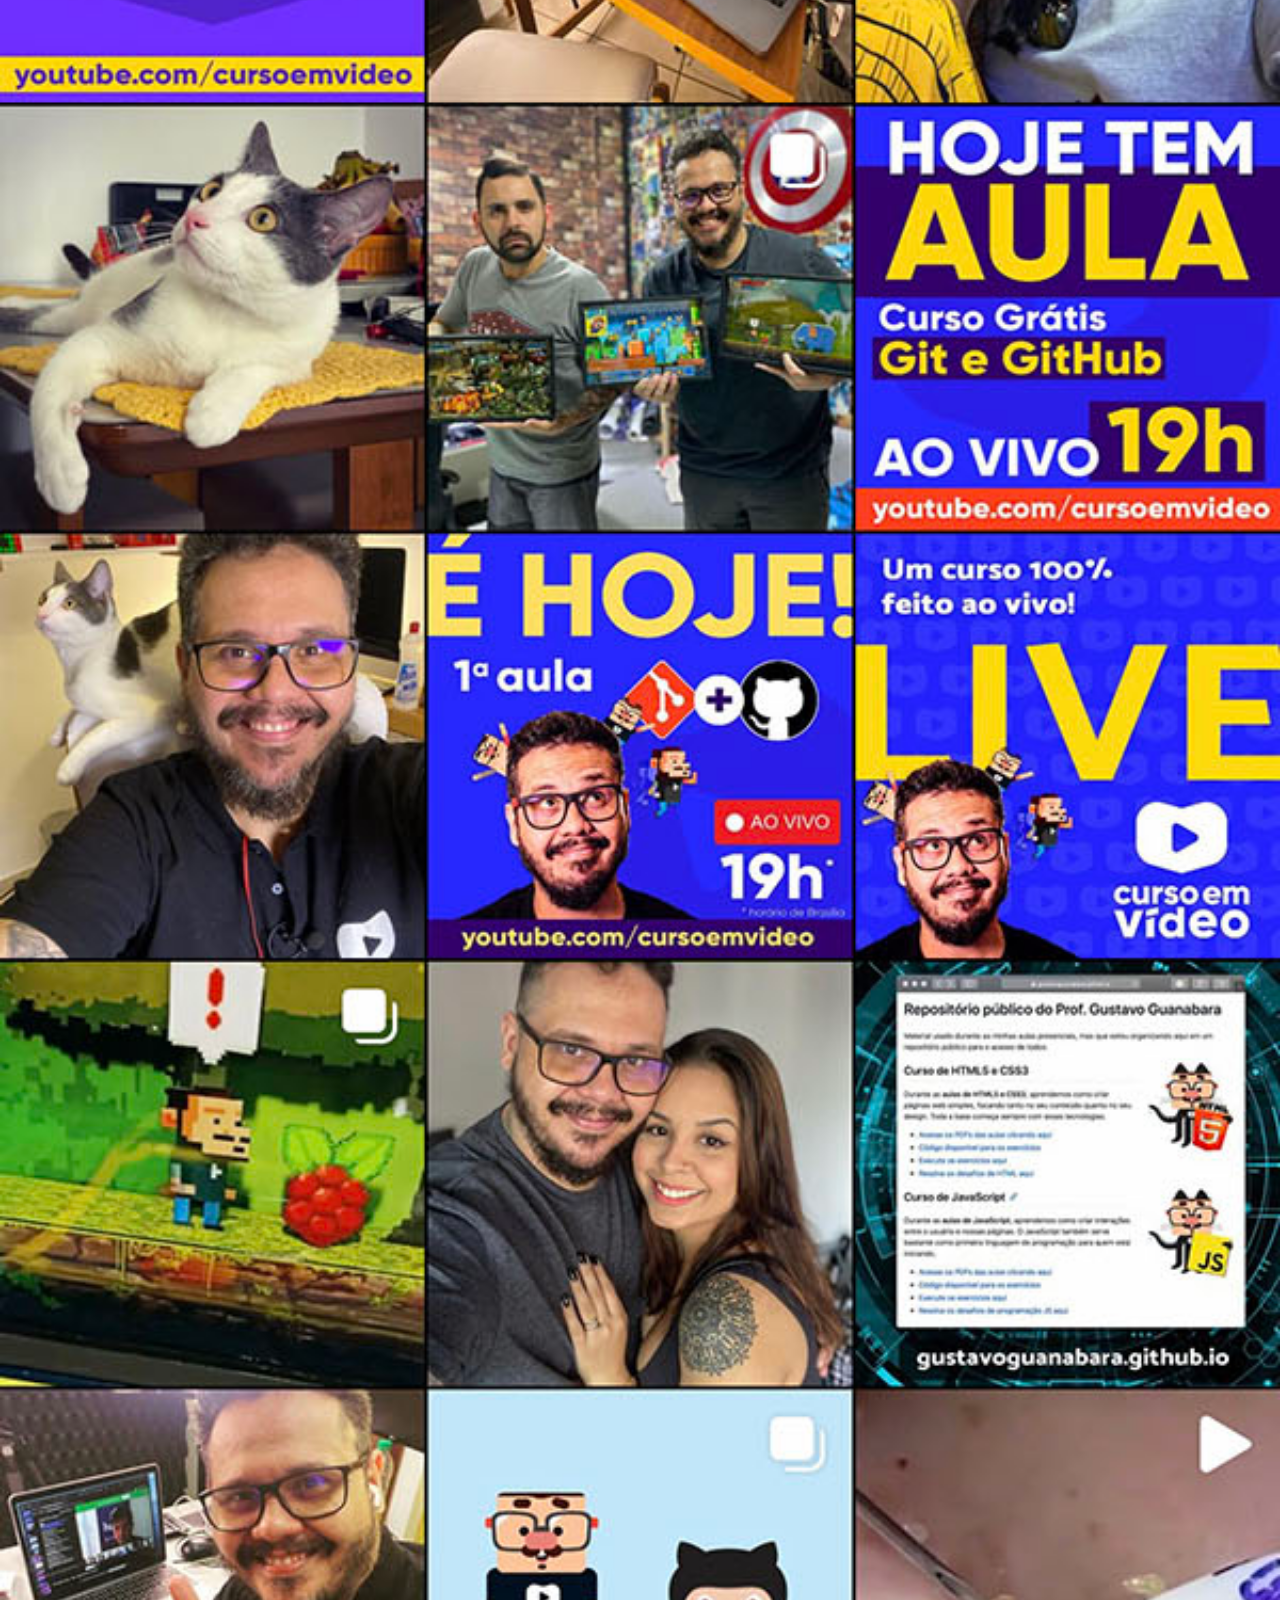
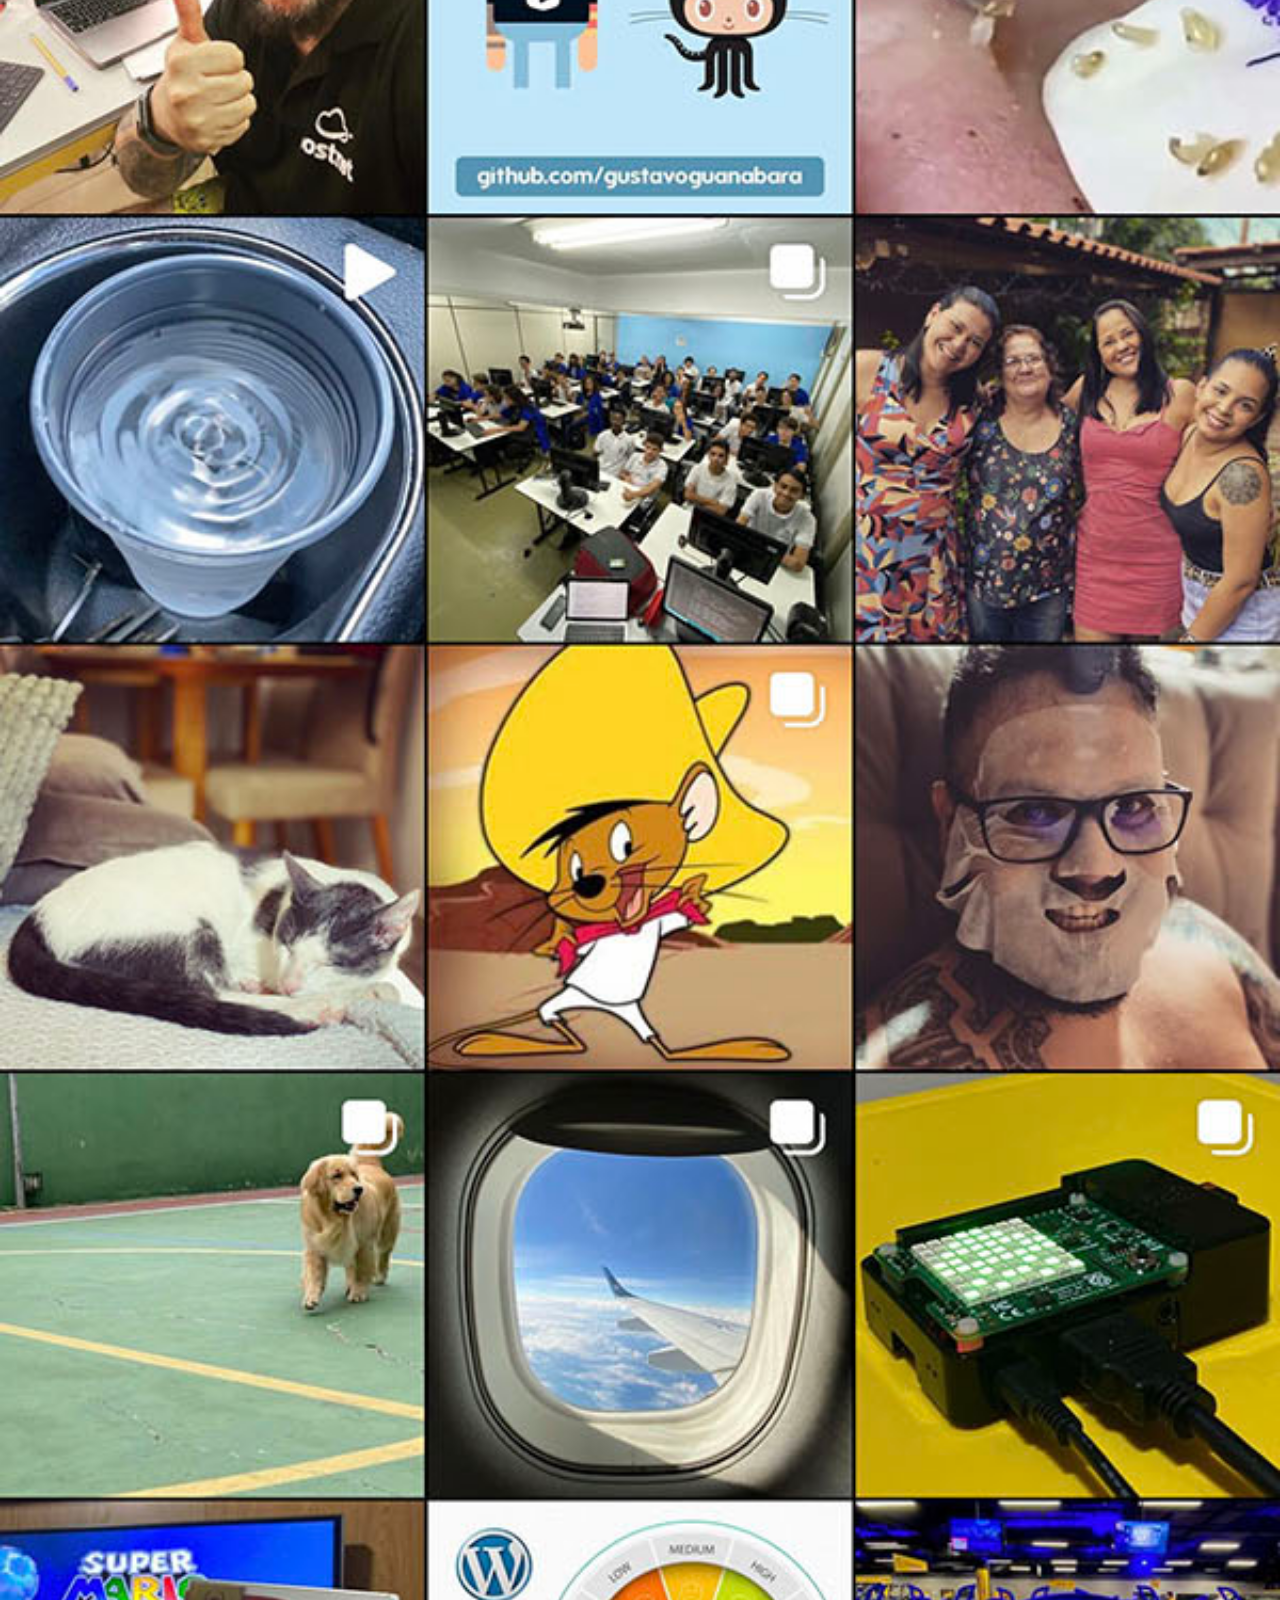
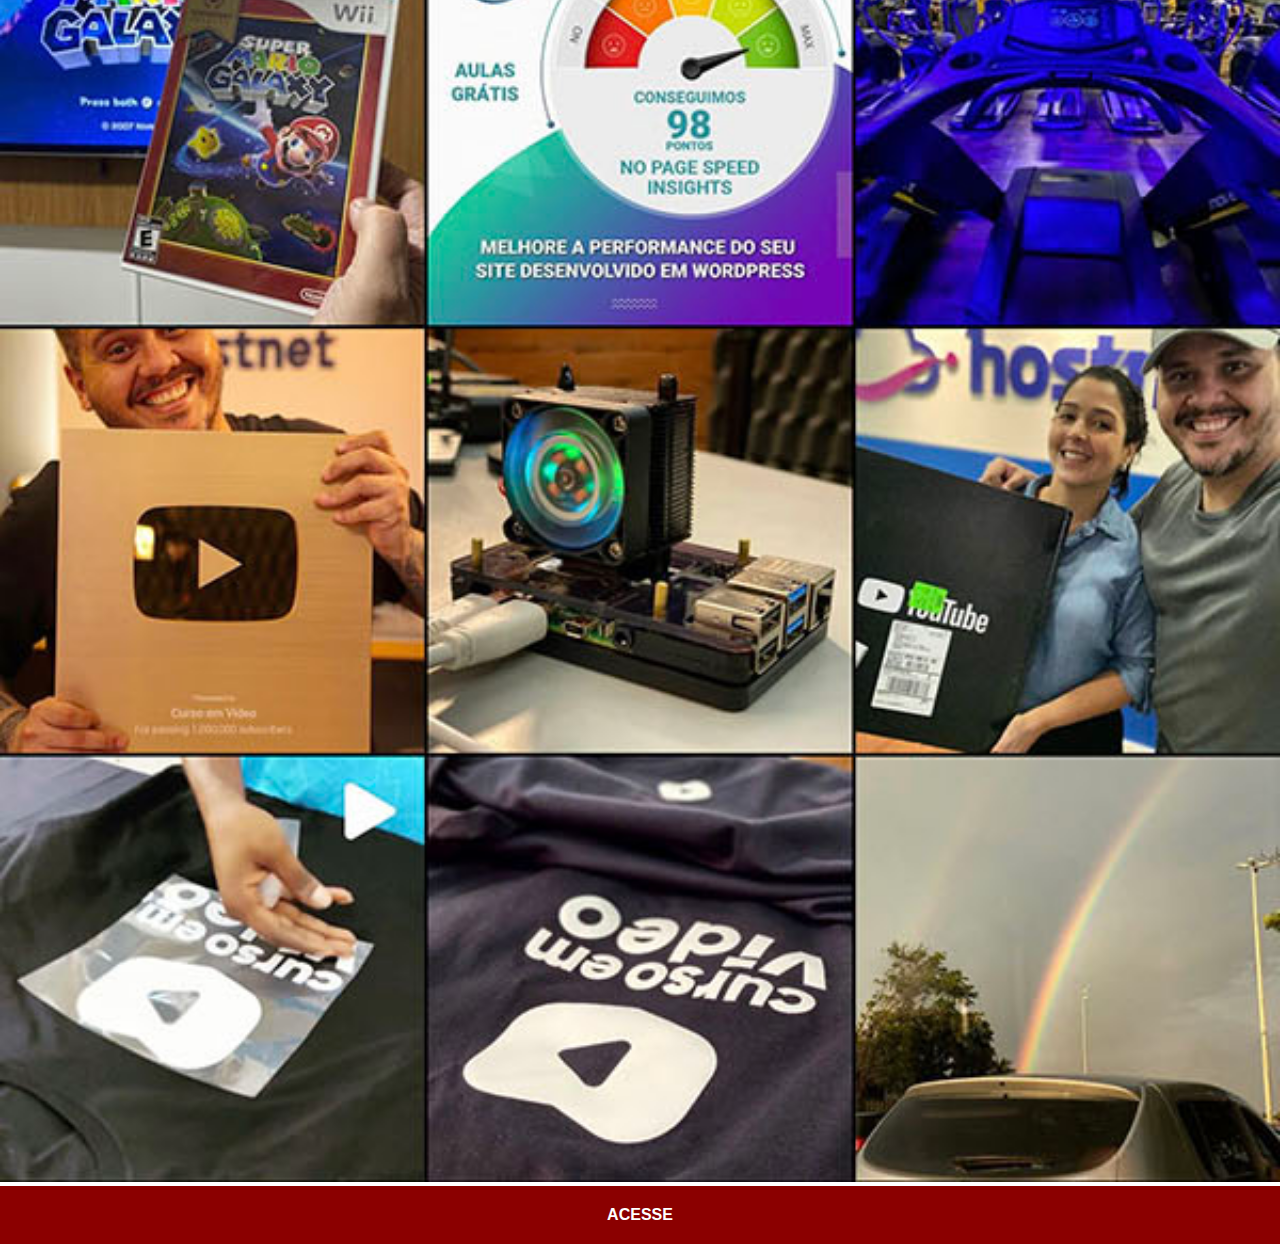
<file: instagram.html>
<!DOCTYPE html>
<html lang="pt-br">
<head>
    <meta charset="UTF-8">
    <meta name="viewport" content="width=device-width, initial-scale=1.0">
    <link rel="stylesheet" href="estilo/social.css">
    <title>Instagram</title>
</head>
<body>
    <img src="imagens/tela-instagram.jpg" alt="Instagram">
    <a href="https://www.instagram.com/gustavoguanabara/feed/" target="_blank">ACESSE</a>
</body>
</html>
</file>
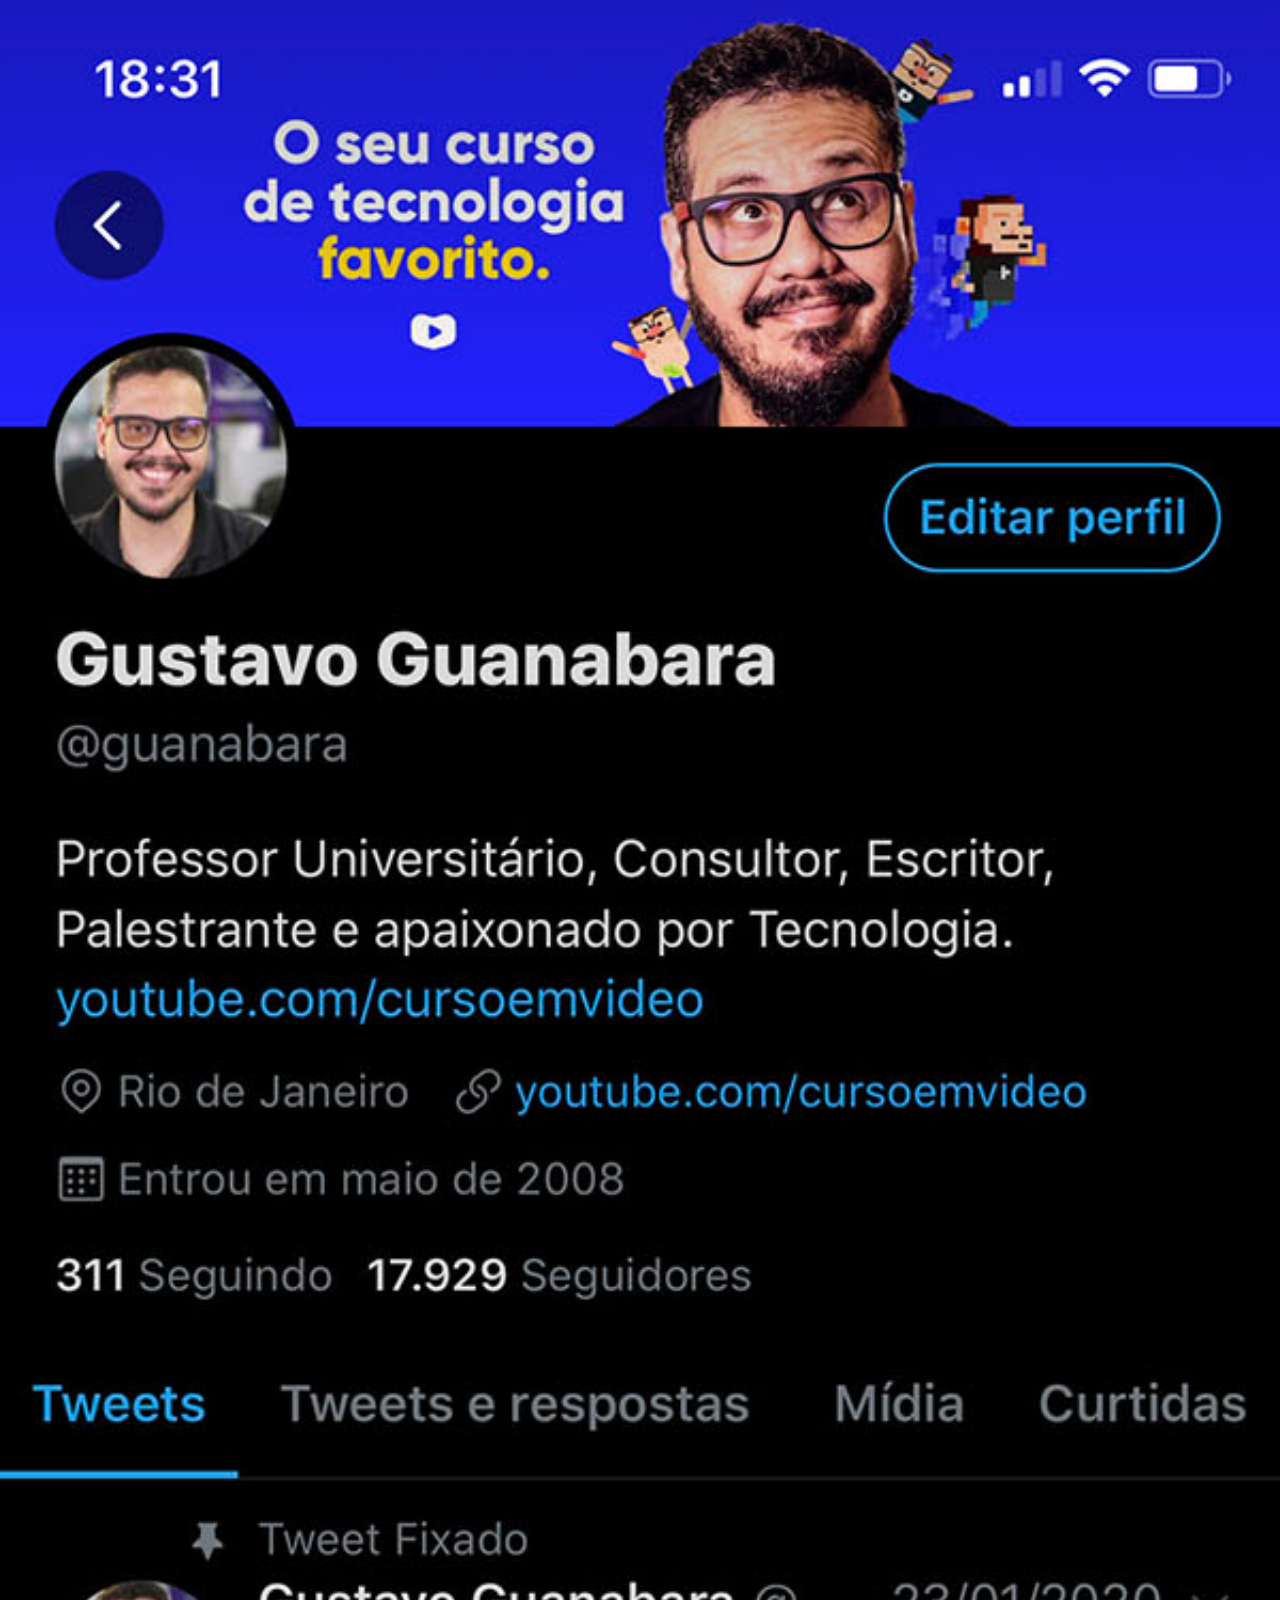
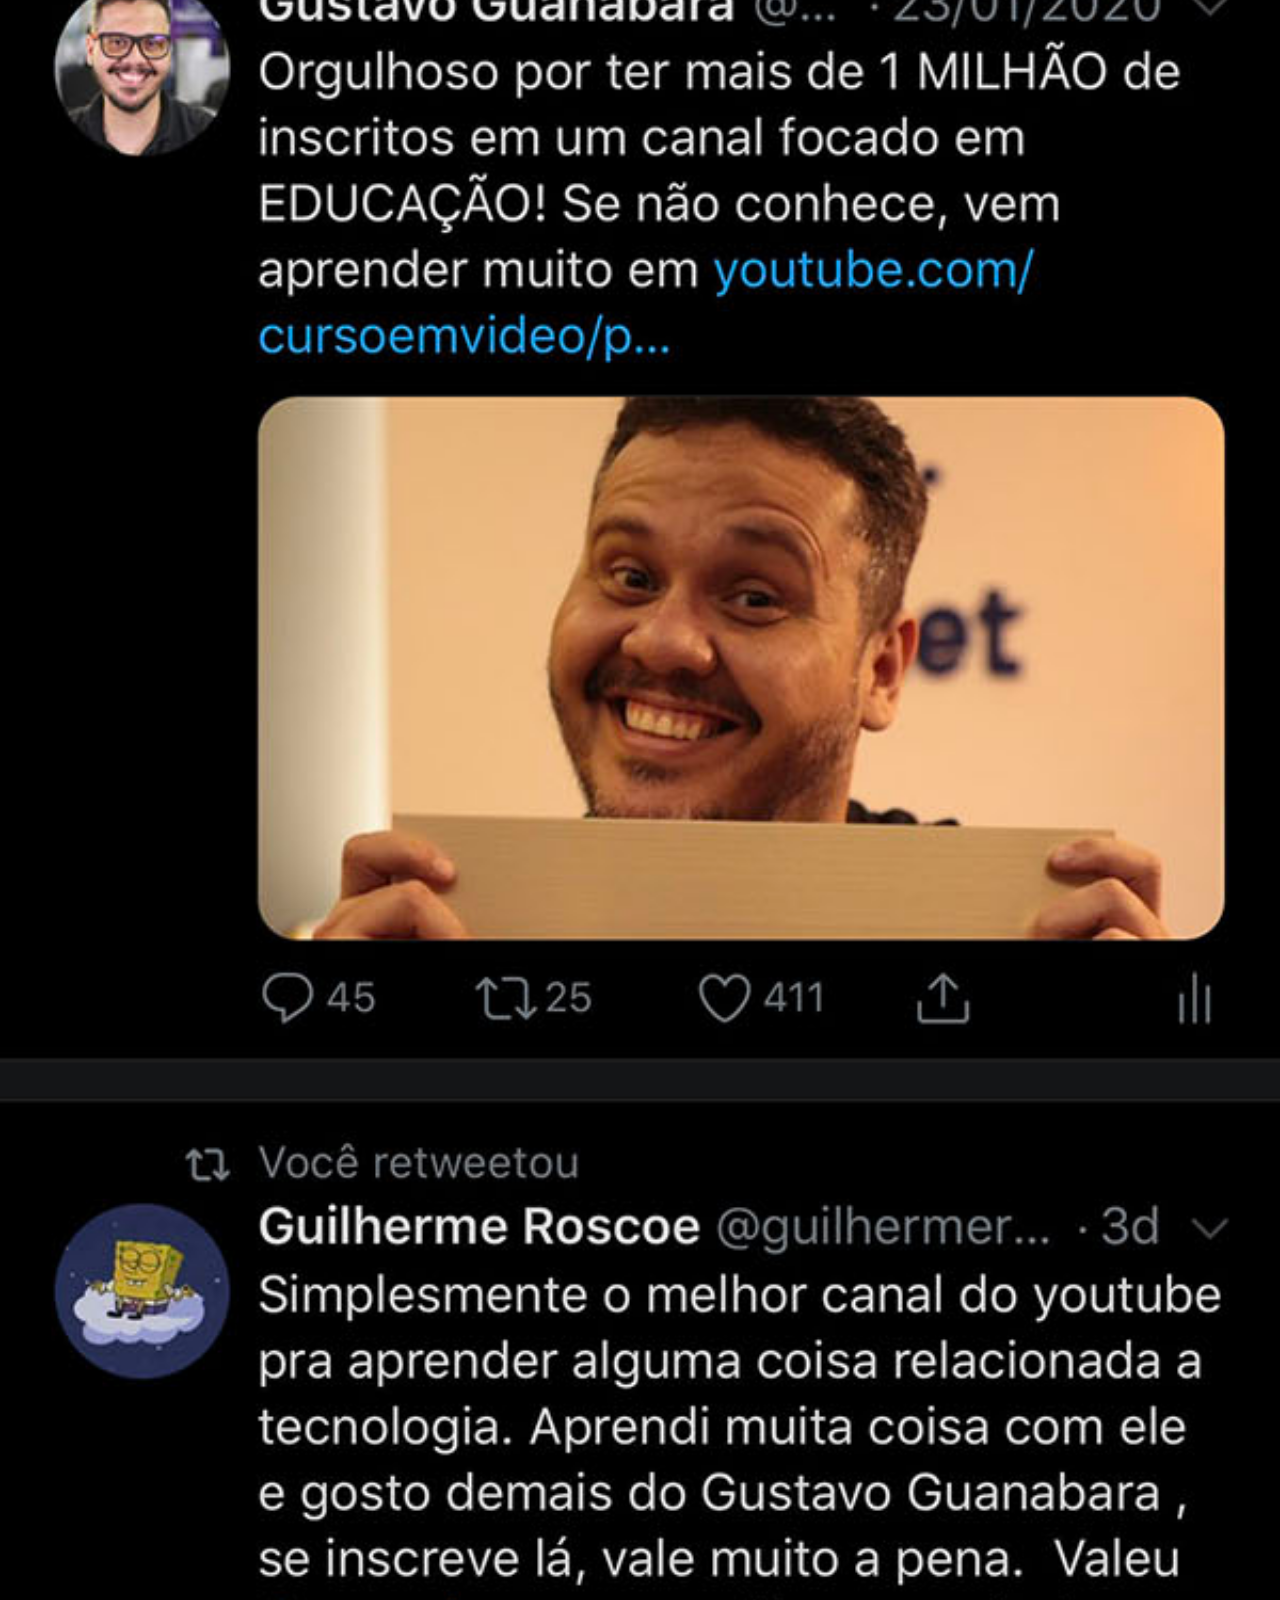
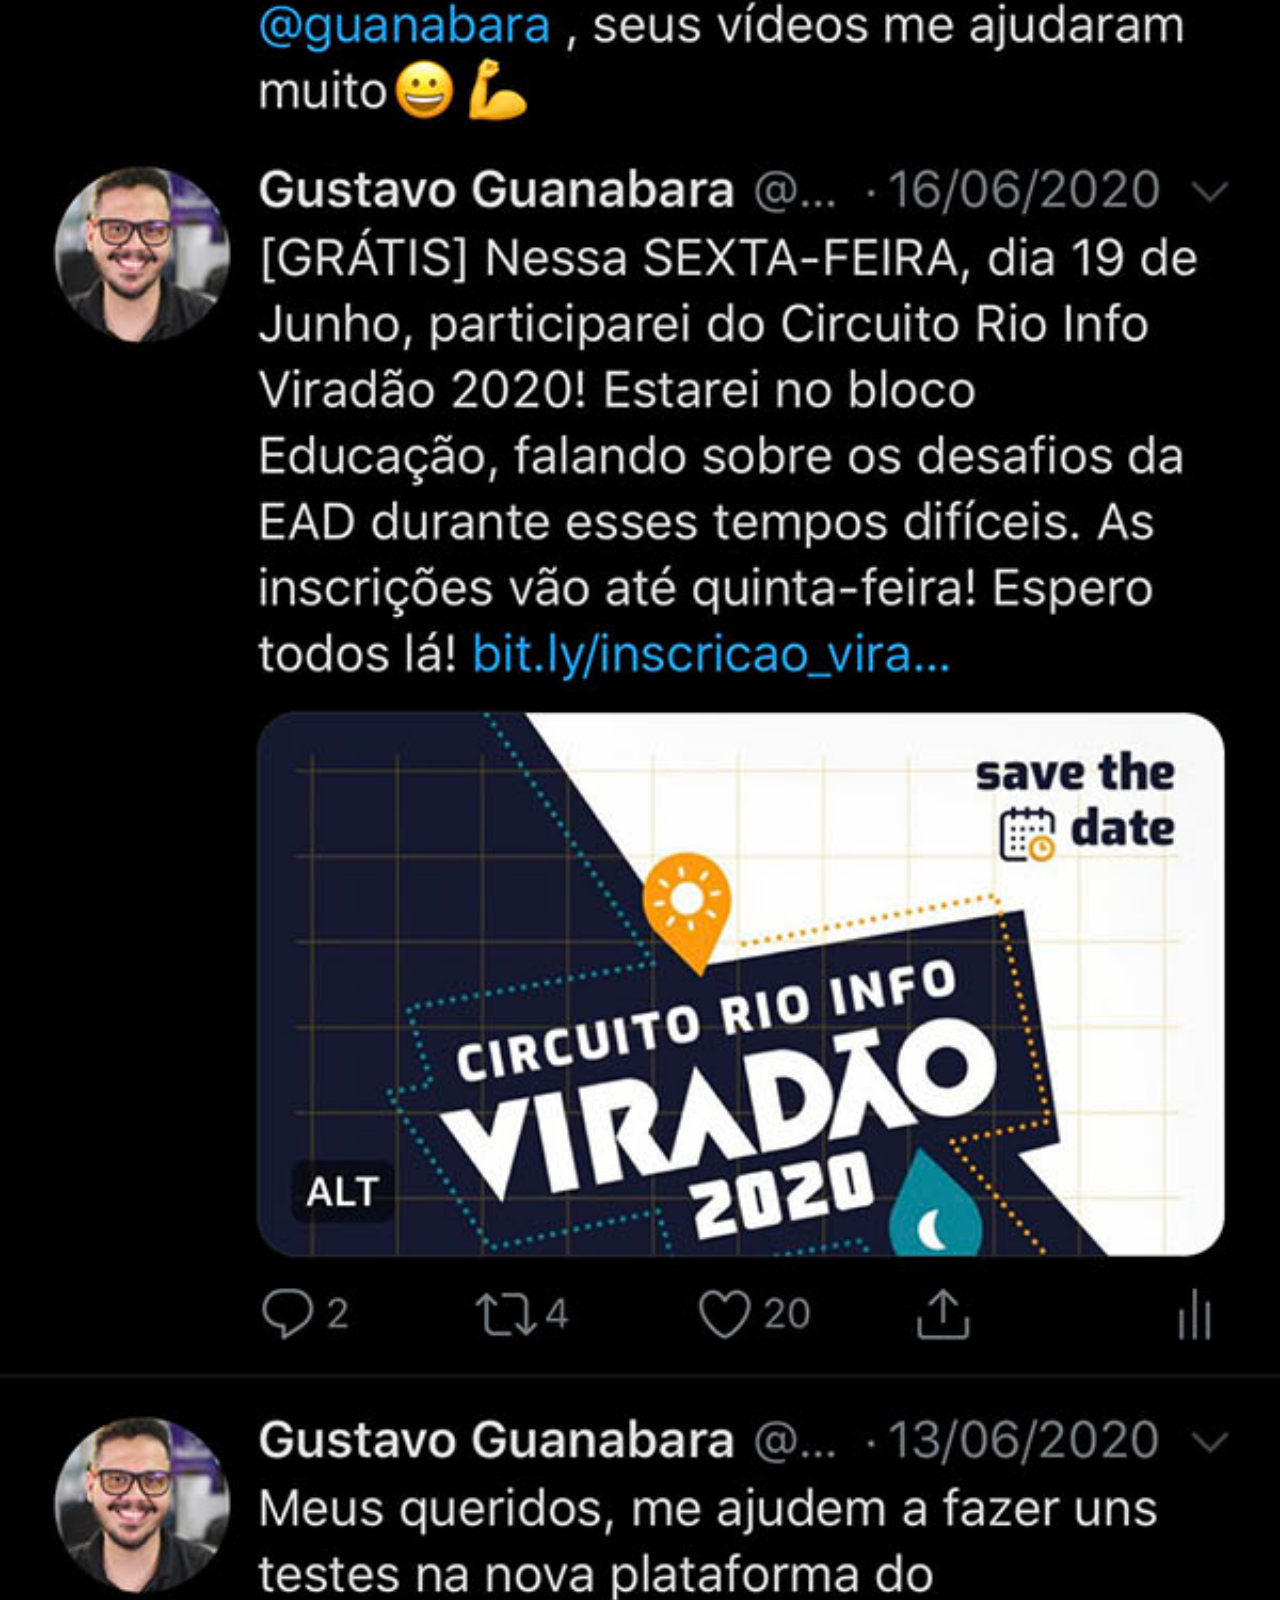
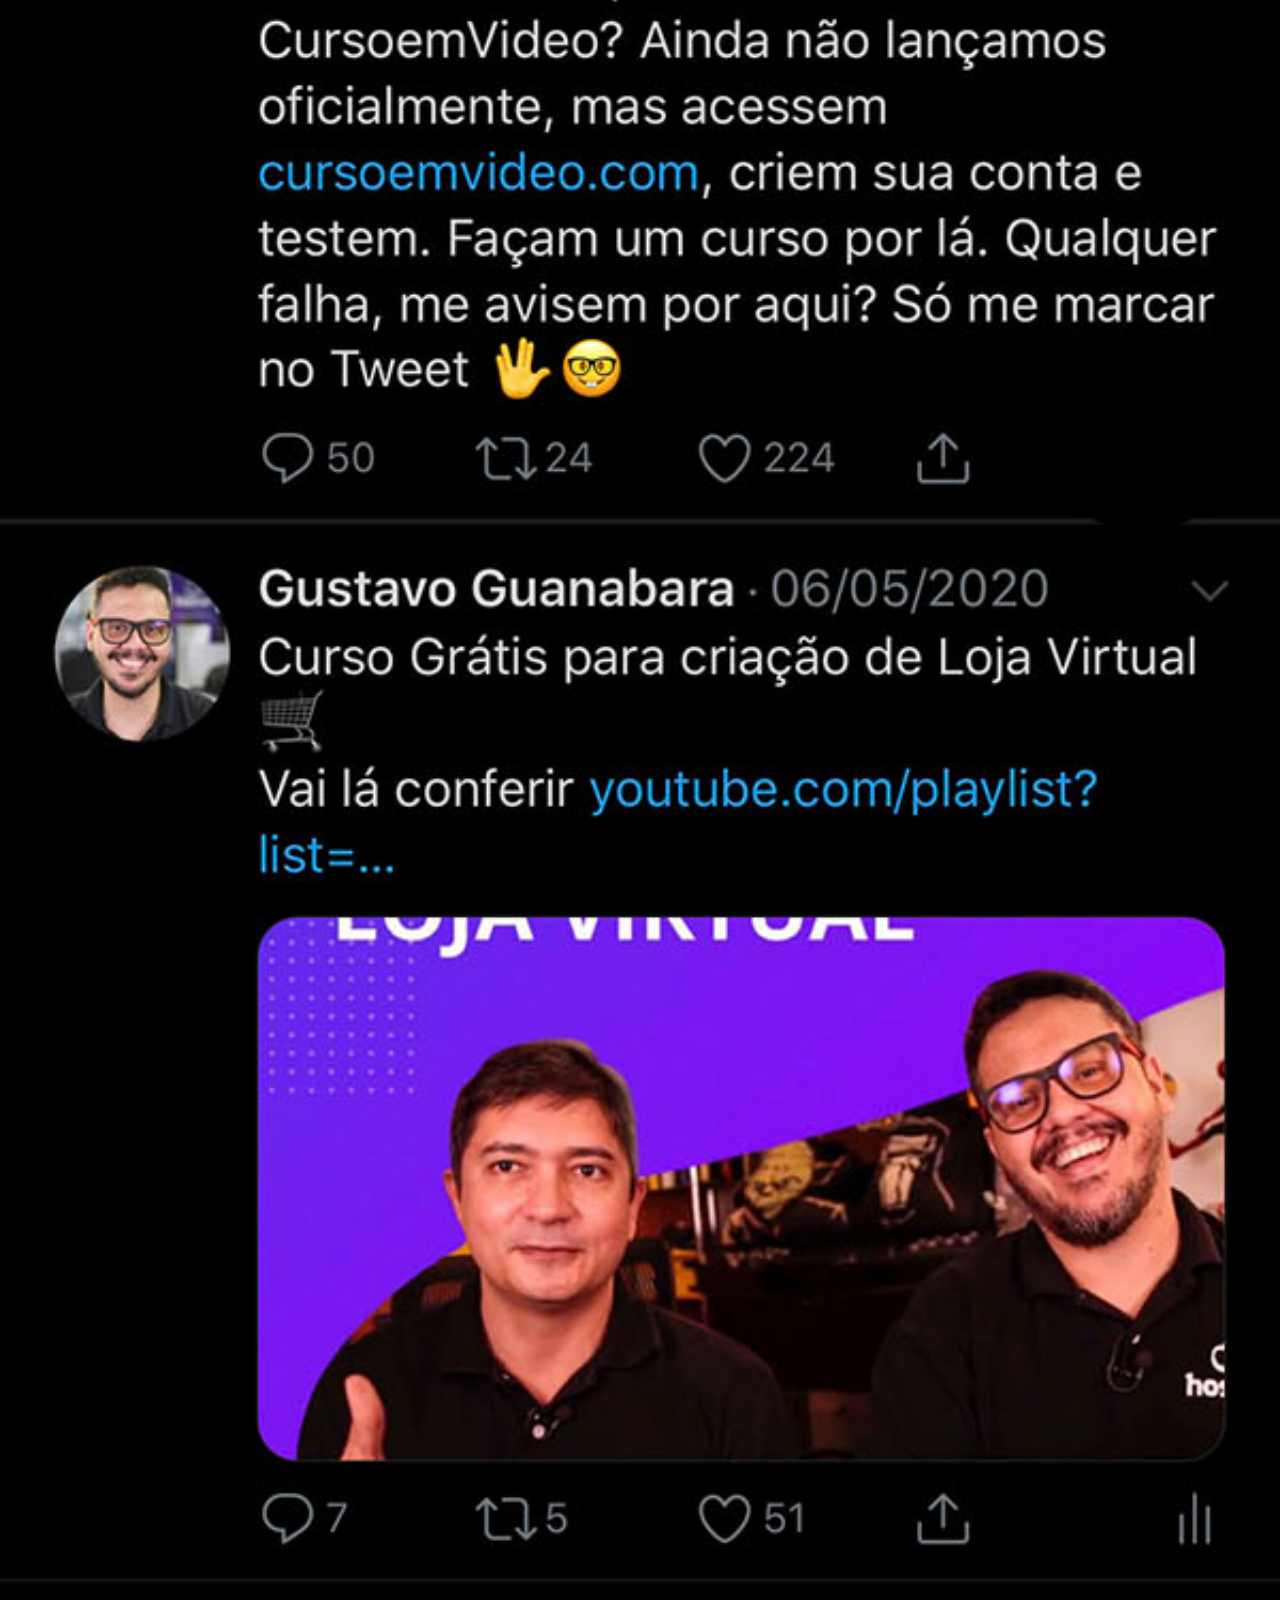
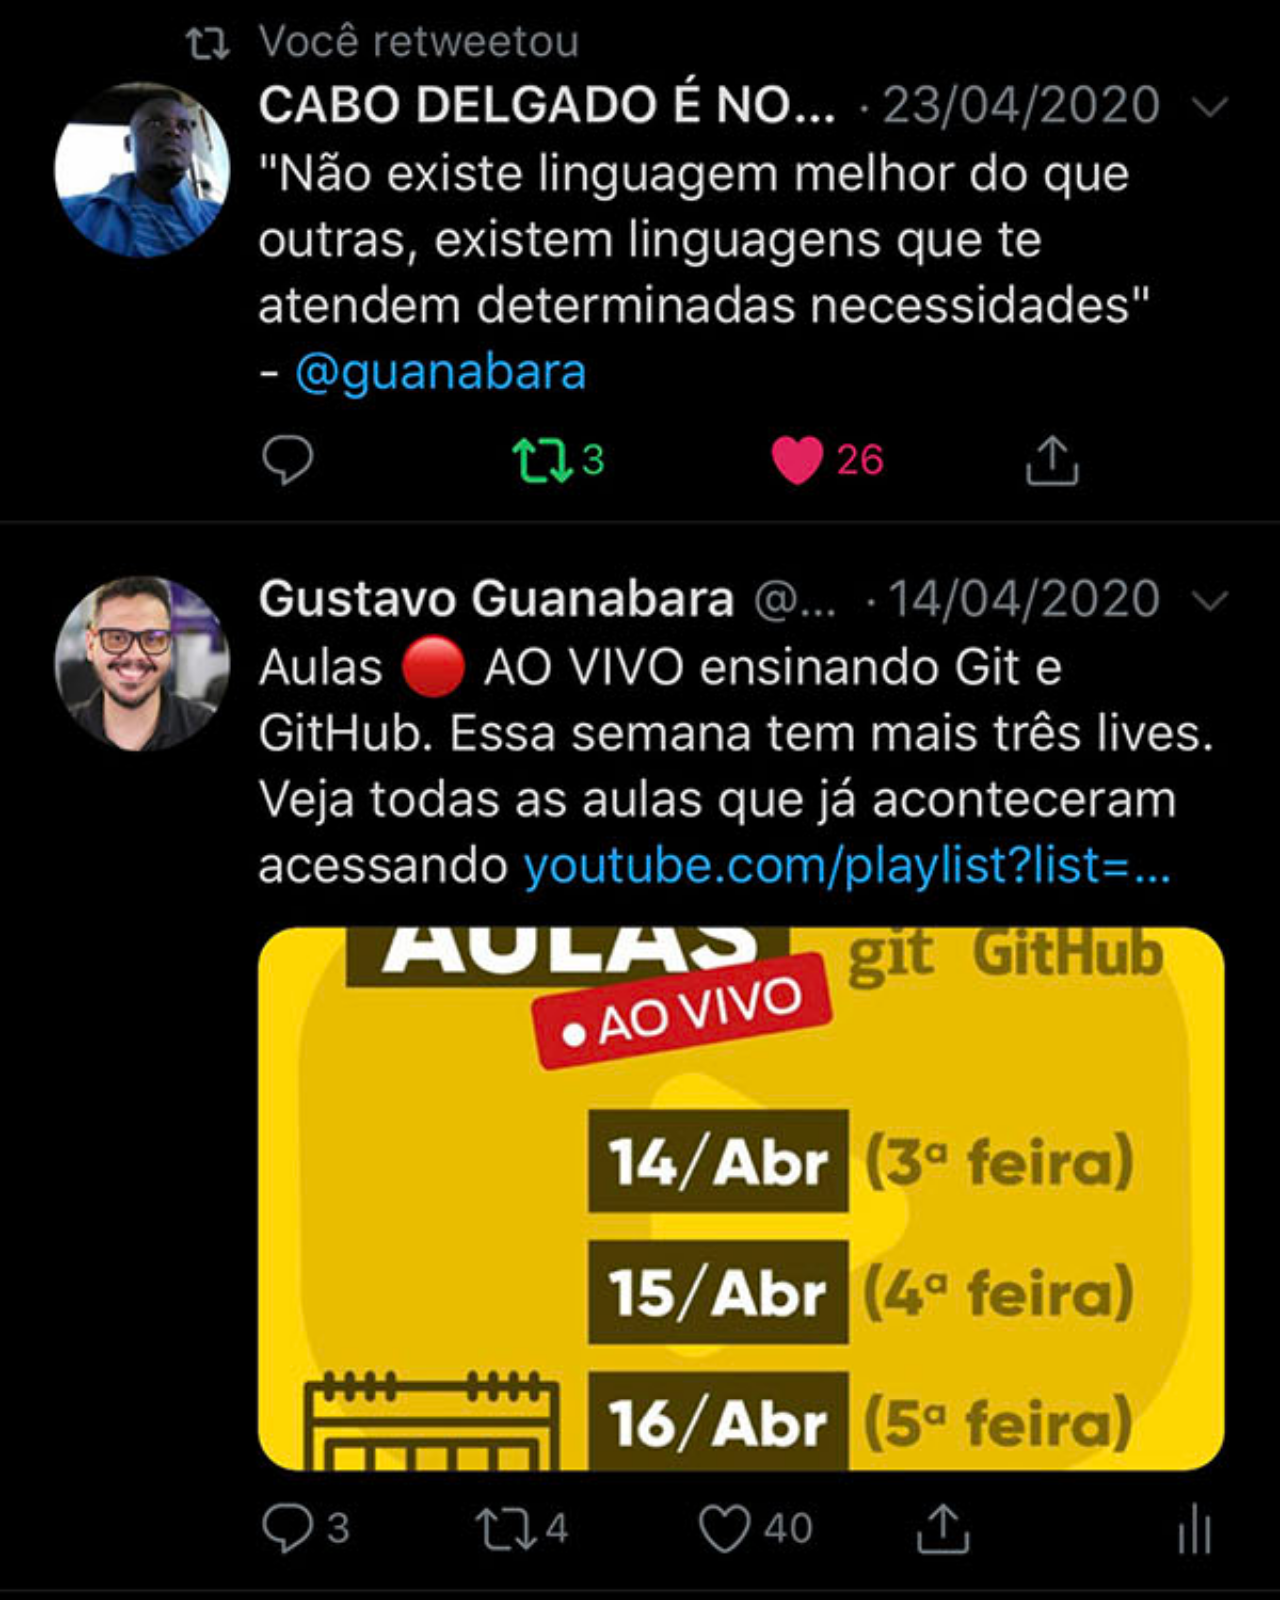
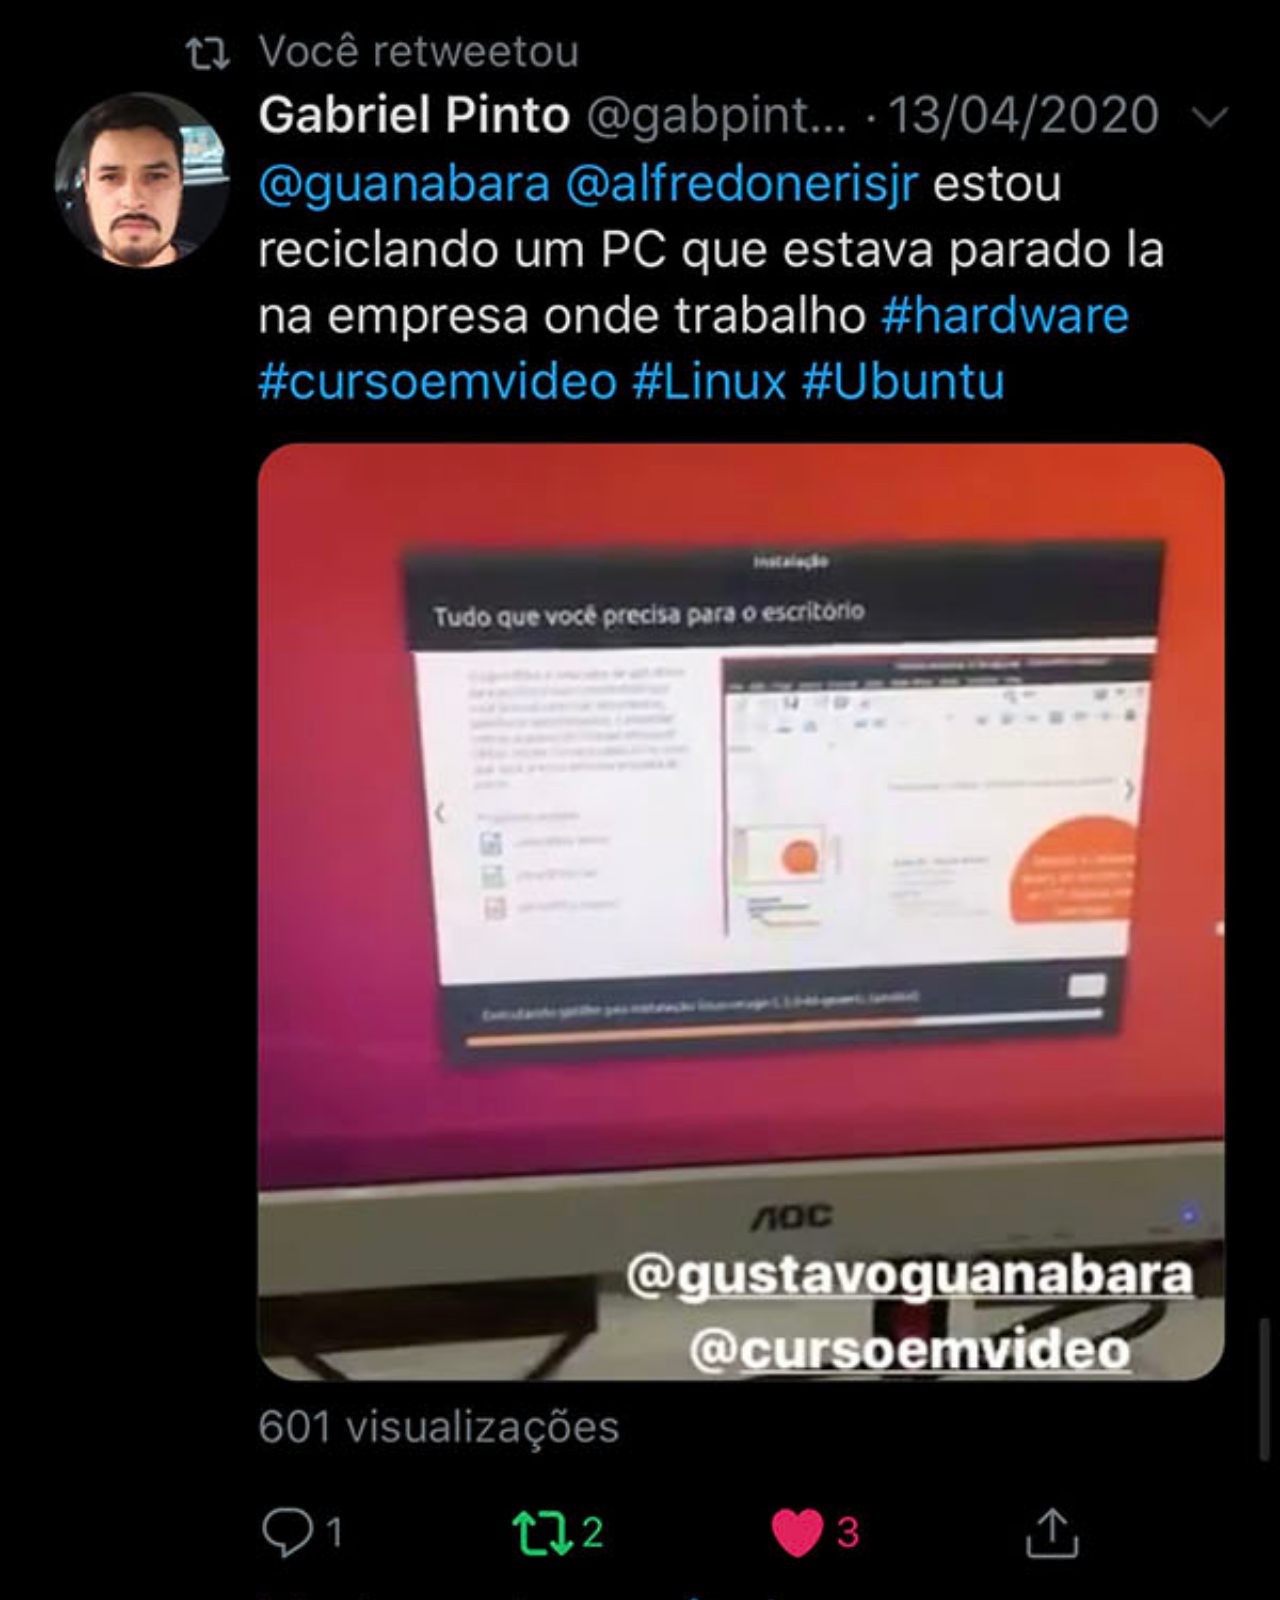
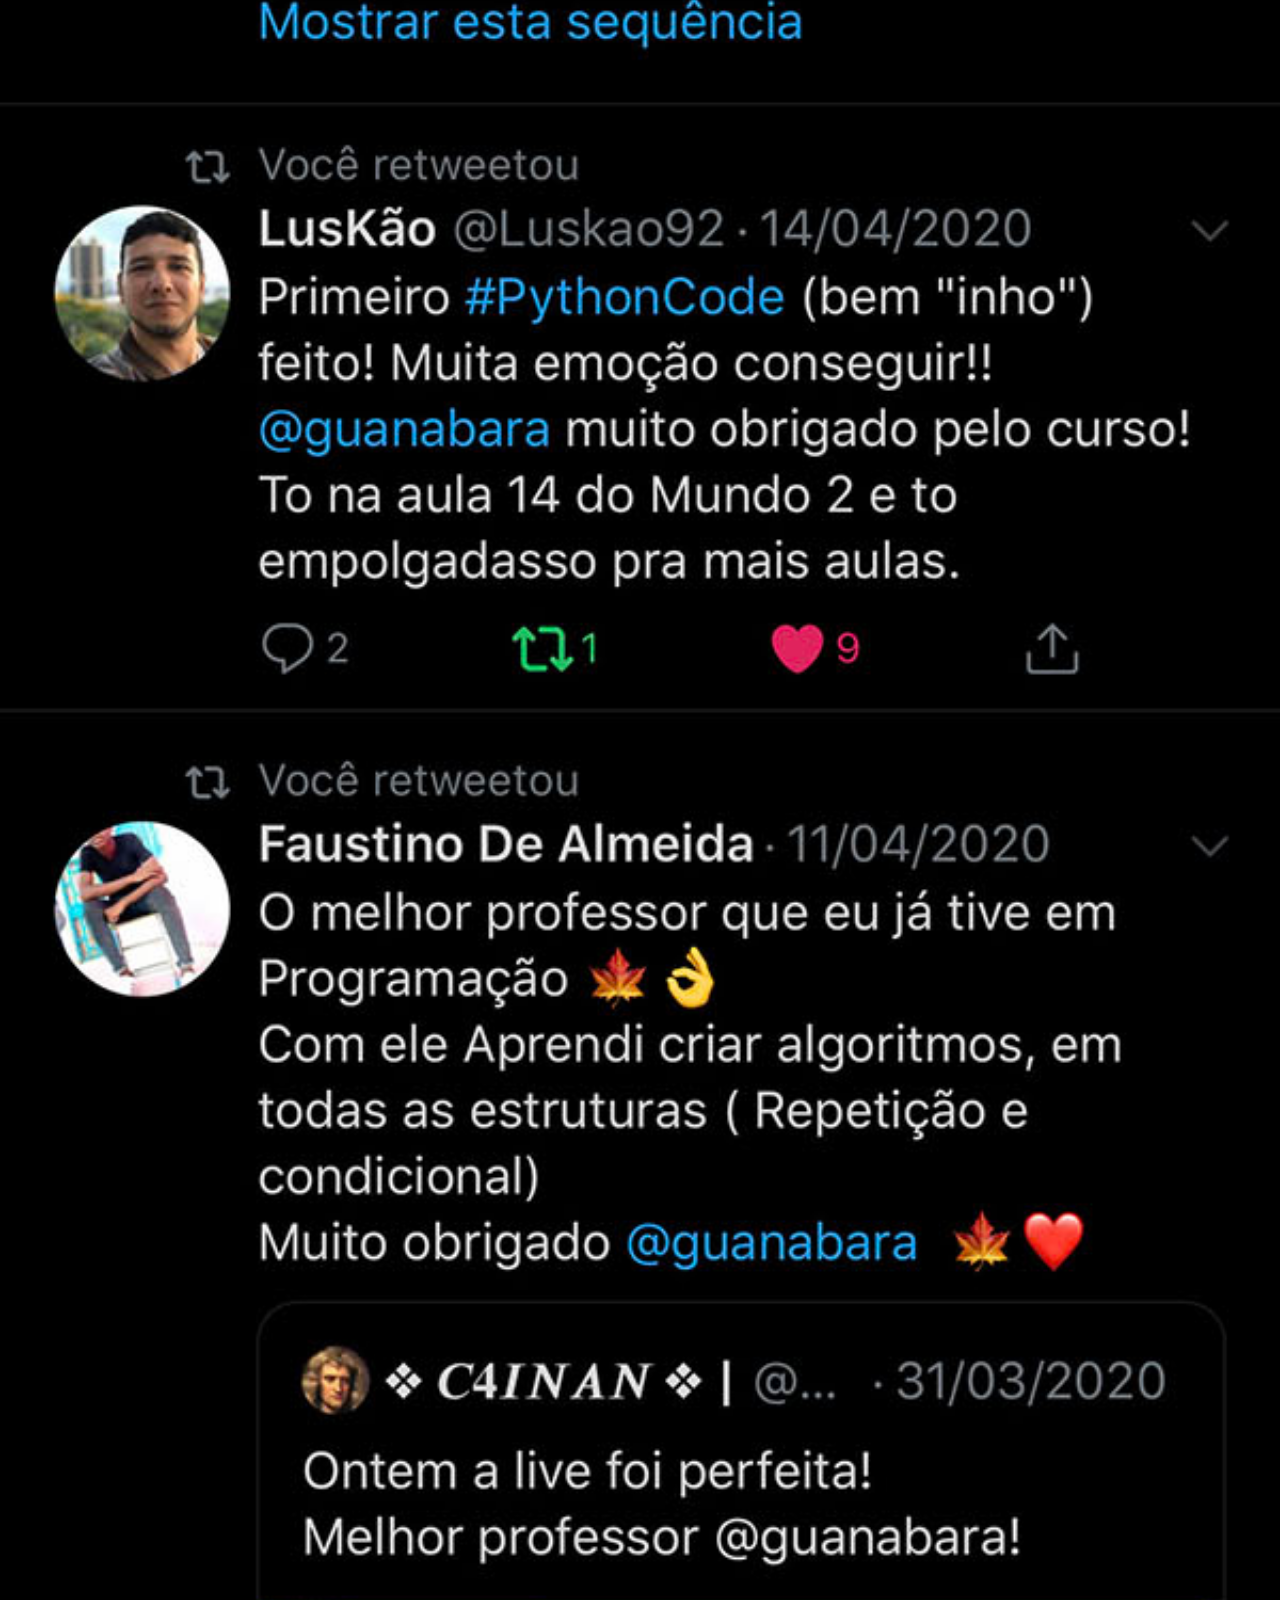
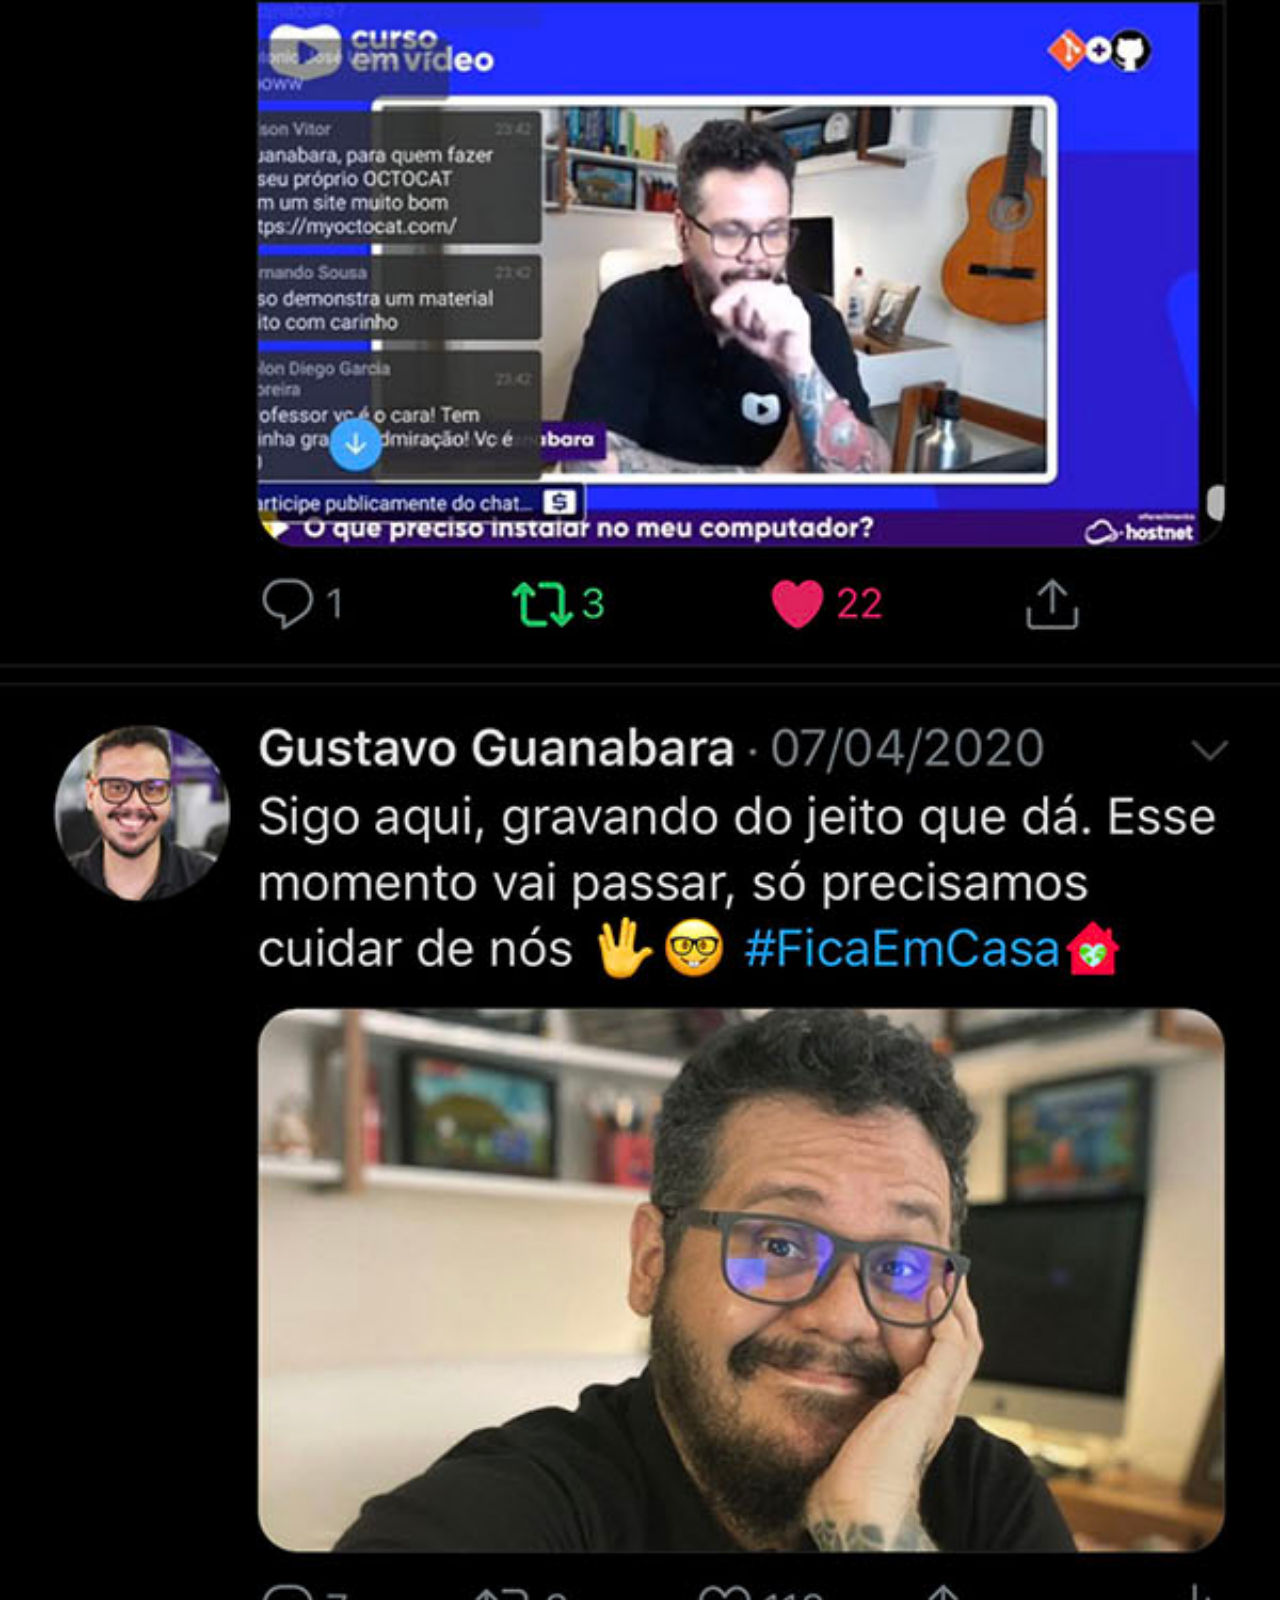
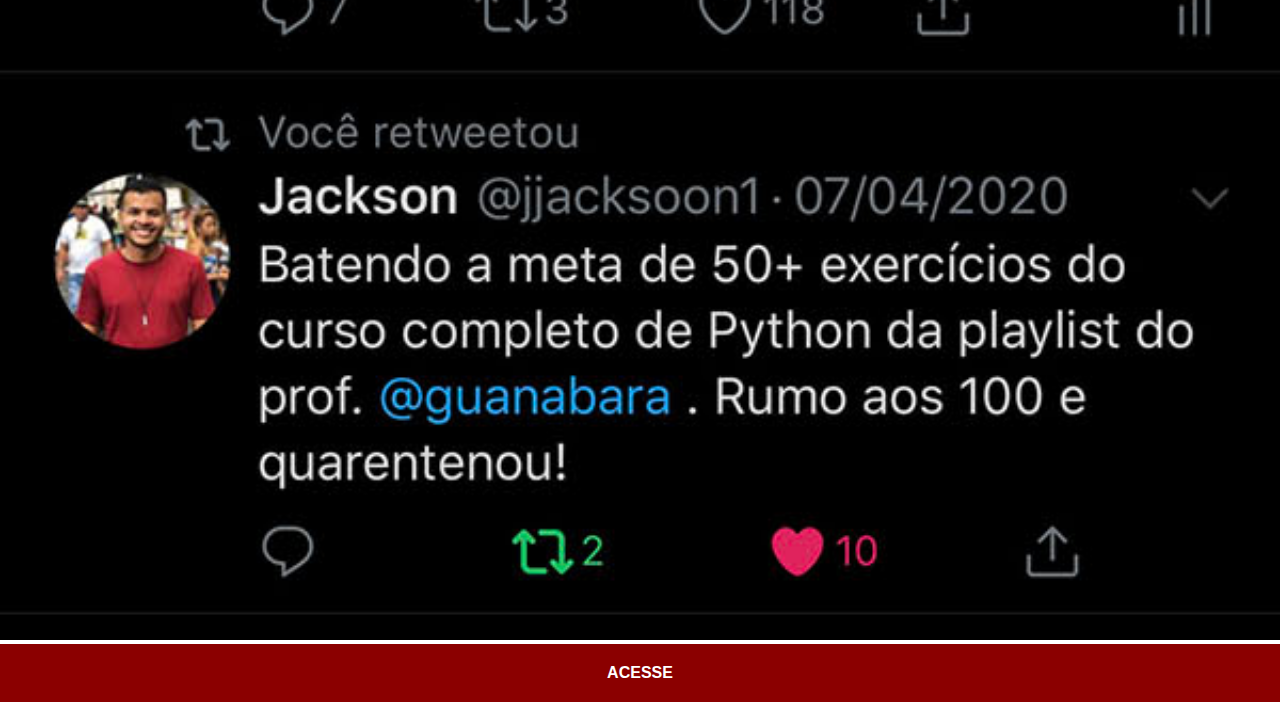
<file: twitter.html>
<!DOCTYPE html>
<html lang="en">
<head>
    <meta charset="UTF-8">
    <meta name="viewport" content="width=device-width, initial-scale=1.0">
    <link rel="stylesheet" href="estilo/social.css">
    <title>Twitter</title>
</head>
<body>
    <img src="imagens/tela-twitter.jpg" alt="Twitter">
    <a href="https://twitter.com/guanabara" target="_blank">ACESSE</a>
</body>
</html>
</file>
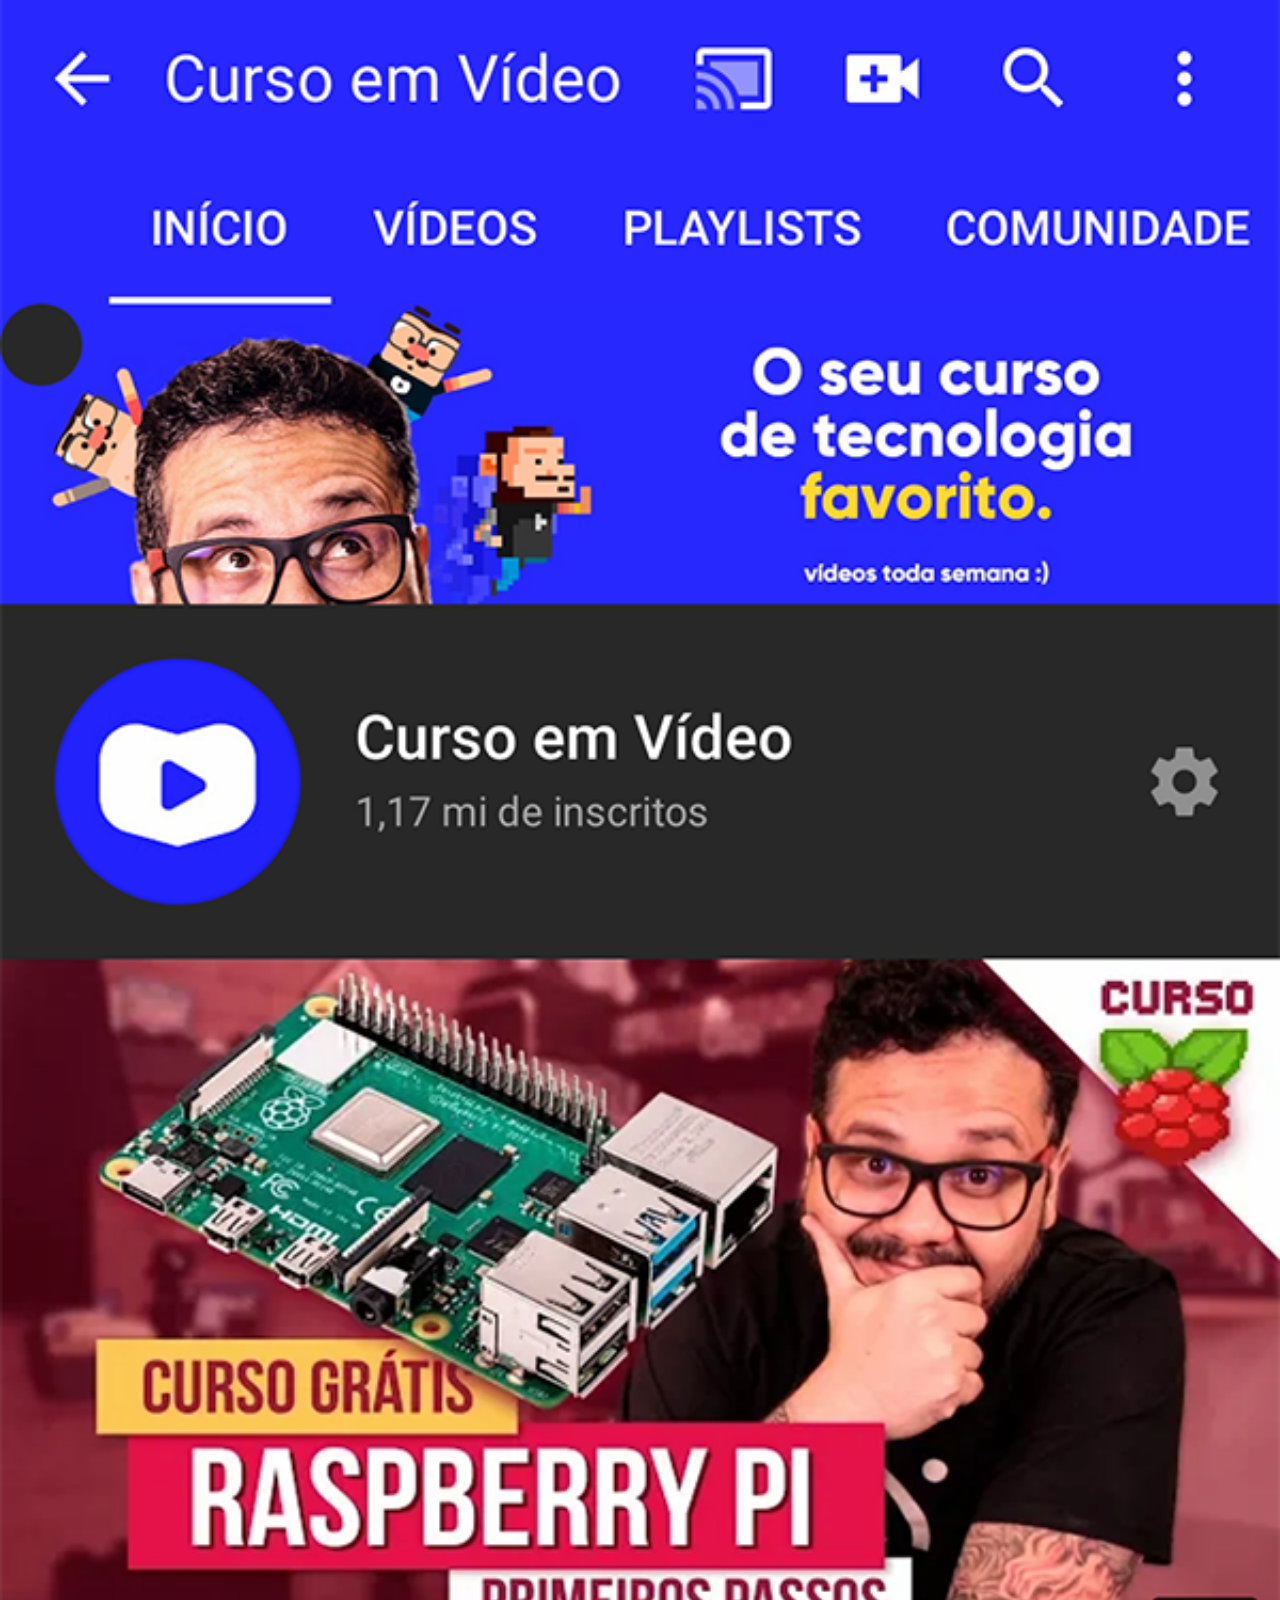
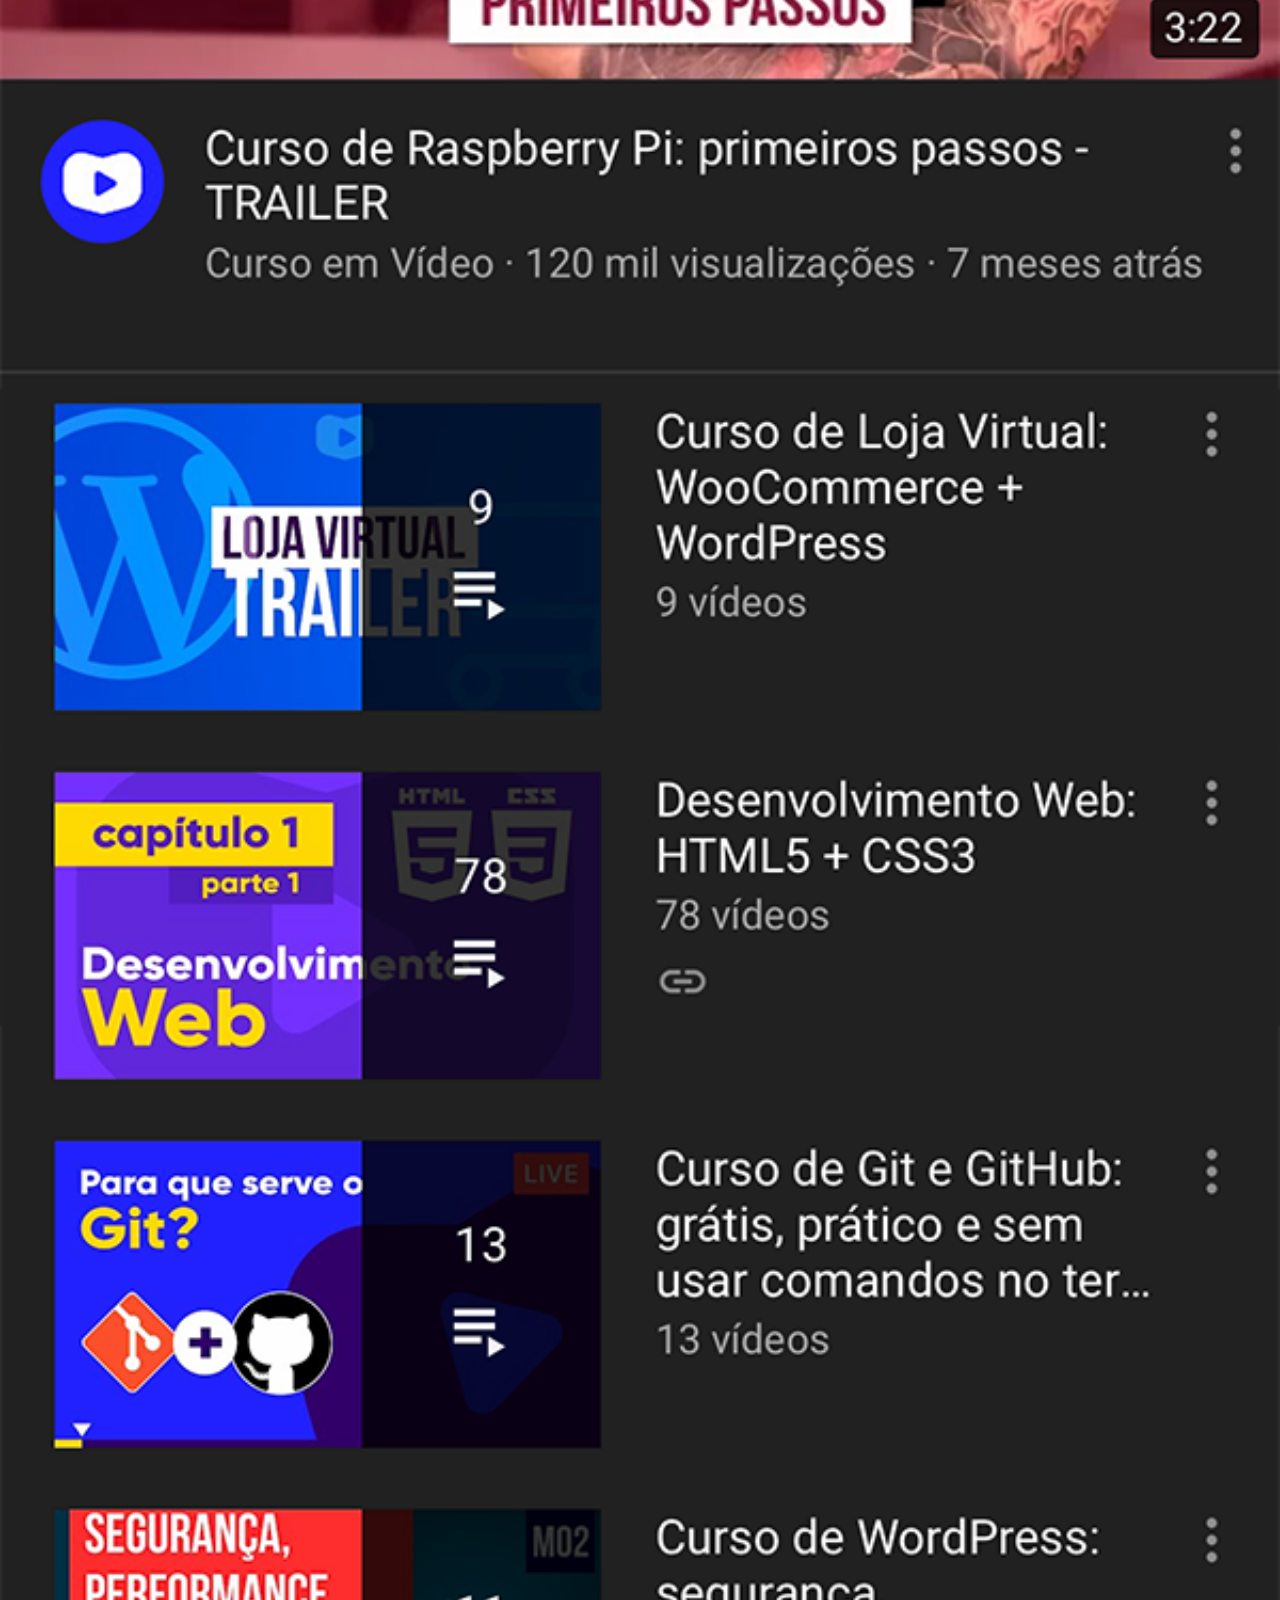
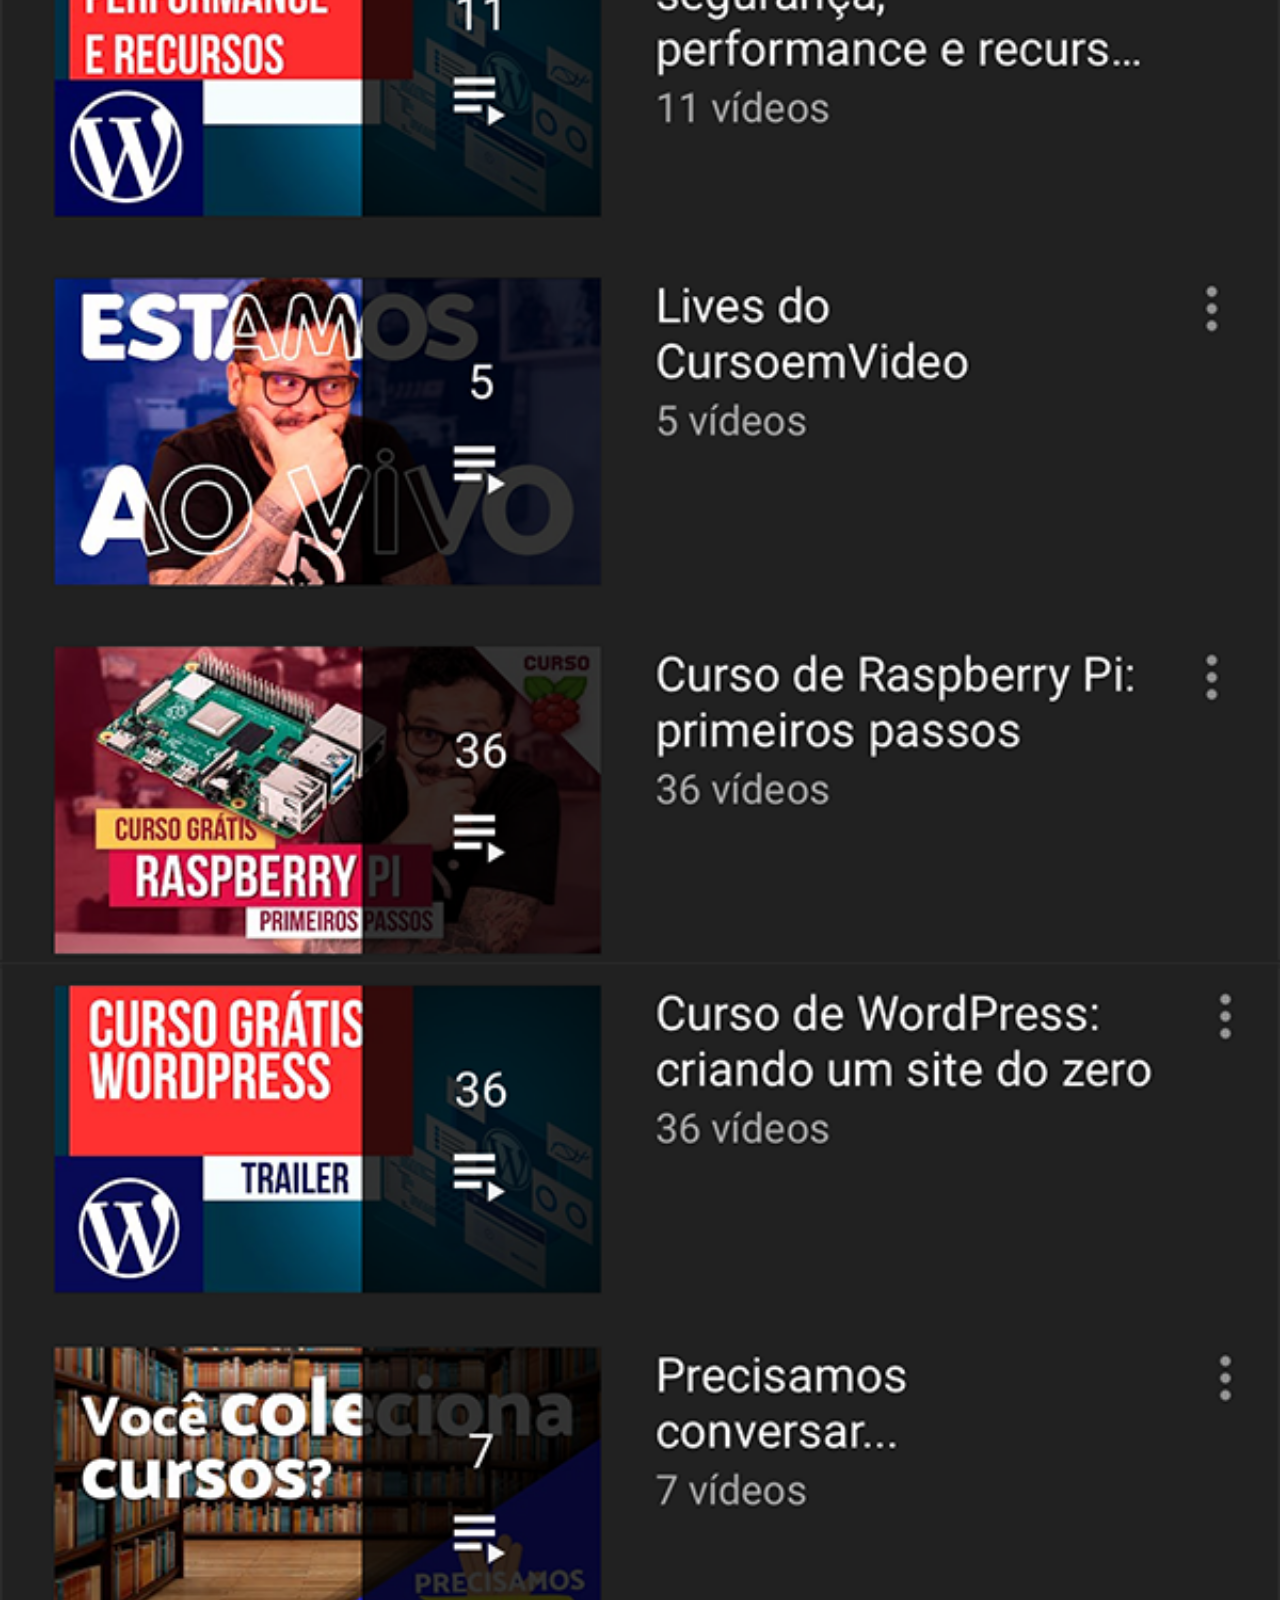
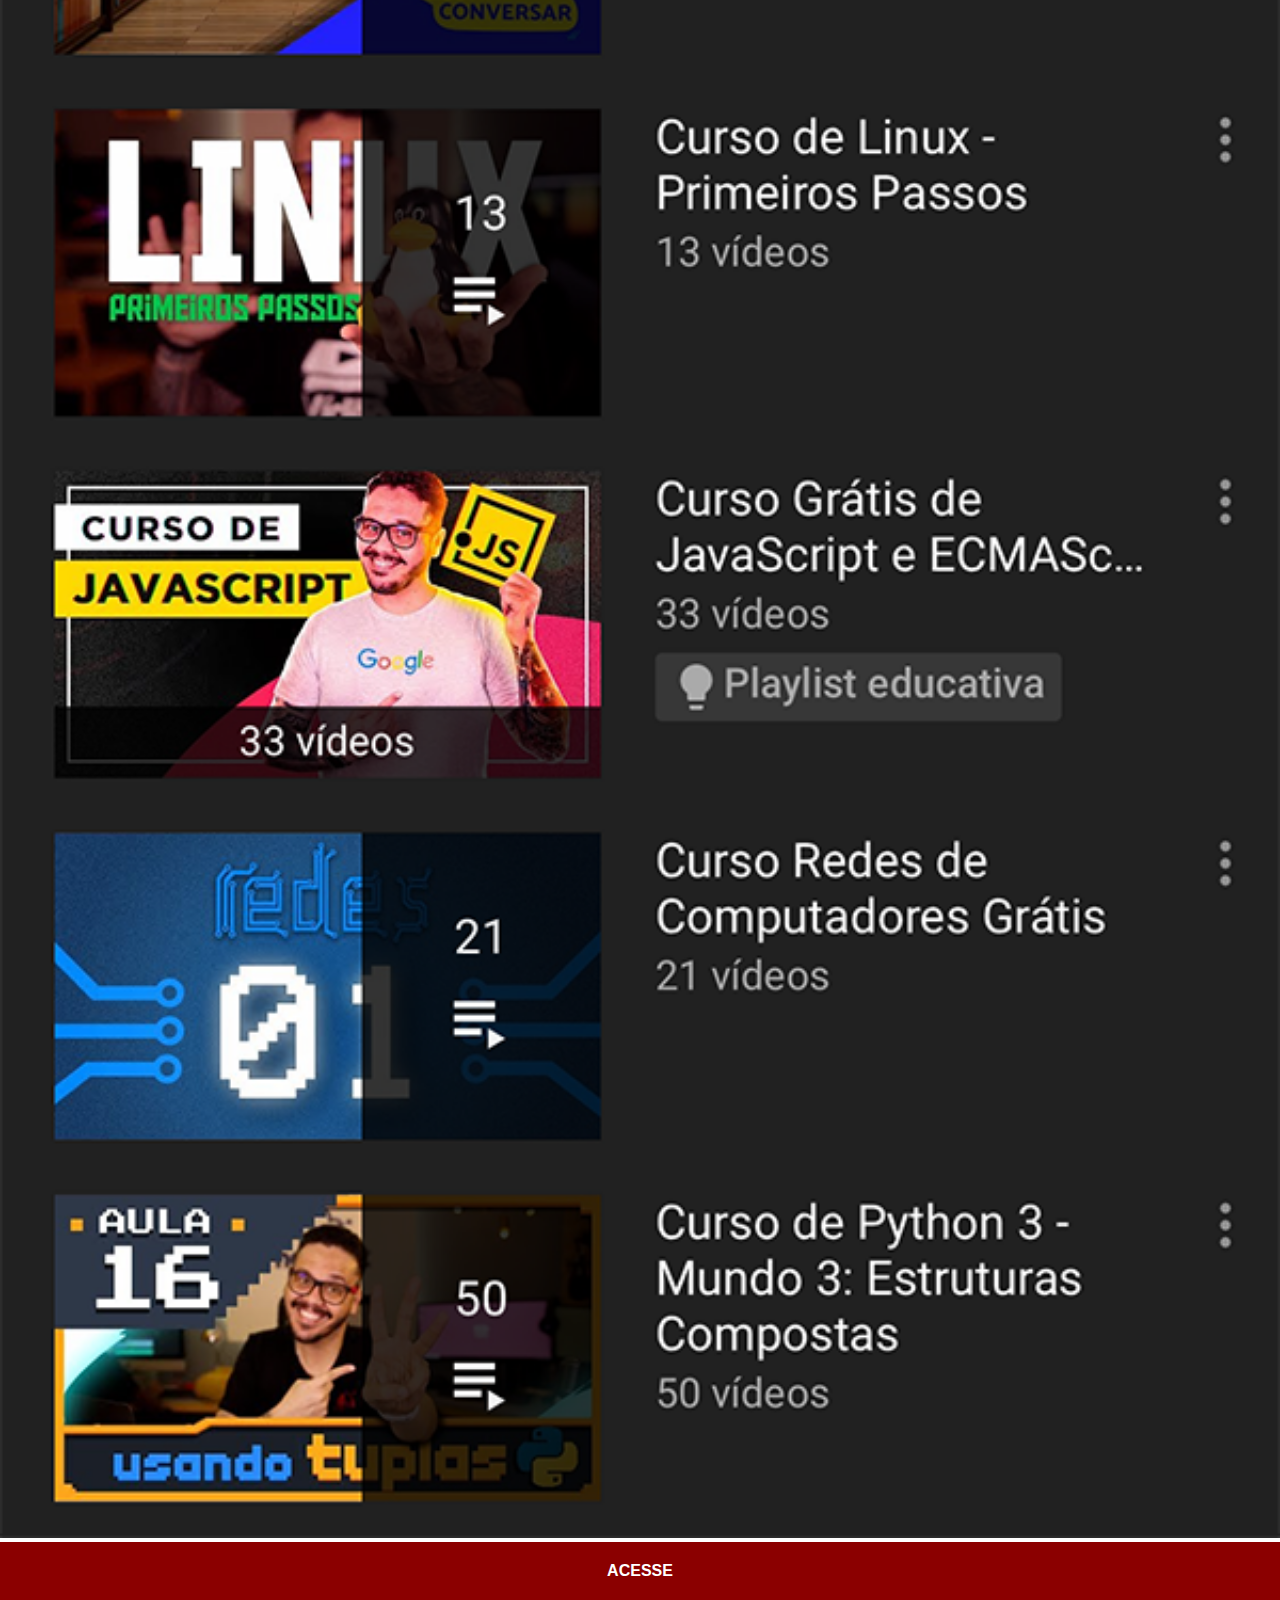
<file: youtube.html>
<!DOCTYPE html>
<html lang="pt-br">
<head>
    <meta charset="UTF-8">
    <meta name="viewport" content="width=device-width, initial-scale=1.0">
    <link rel="stylesheet" href="estilo/social.css">
    <title>Youtube</title>
</head>
<body>
    <img src="imagens/tela-youtube.png" alt="Youtube">
    <a href="https://www.youtube.com/@CursoemVideo/playlists" target="_blank">ACESSE</a>
</body>
</html>
</file>
<file: estilo/style.css>
@charset "UTF-8";

*{
    margin: 0px;
    padding: 0px;
    font-family: Arial, Helvetica, sans-serif;
}

html, body{
    height: 100vh;
    width: 100vw;
    background-color: black;
}

body{
    background: url(../imagens/fundo-madeira.jpg) no-repeat top center;
    background-size: cover;
    background-attachment: fixed;
}

main{
    position: relative;
    height: 100vh;
}

section#telefone{
    position: absolute;
    top: 50%;
    left: 50%;
    transform: translate(-50%, -50%);

    height: 627px;
    width: 311px;
    background: url(../imagens/frame-iphone.png) no-repeat;
}

iframe#tela{
    position: relative;
    top: 80px;
    left: 22px;
    width: 267px;
    height: 471px;
}

section#rede-sociais{
    text-align: right;
}

section#rede-sociais img{
    width: 50px;
    margin: 10px;
    border-radius: 50%;
    box-shadow: 2px 2px 5px rgba(0, 0, 0, 0.400);
    box-sizing: border-box;
}

section#rede-sociais img:hover{
    border: 2px solid rgba(255, 255, 255, 0.637);
    transform: translate(-3px , -3px);
    box-shadow: 5px 5px 10px rgba(0 , 0 , 0, 0.623);
    transition: transform .3s, border 1s;
}
</file>
<file: estilo/social.css>
@charset "UTF-8";

*{
    margin: 0;
    padding: 0;
    font-family: Arial, Helvetica, sans-serif;
}

::-webkit-scrollbar{
    width: 0px;
    height: 0px;
}

img{
    width: 100vw;
}

a {
    display: block;
    background-color: darkred;
    color: white;
    padding: 20px;
    text-align: center;
    font-weight: bolder;
    text-decoration: none;
}

a:hover{
    background-color: red;
}
</file>
